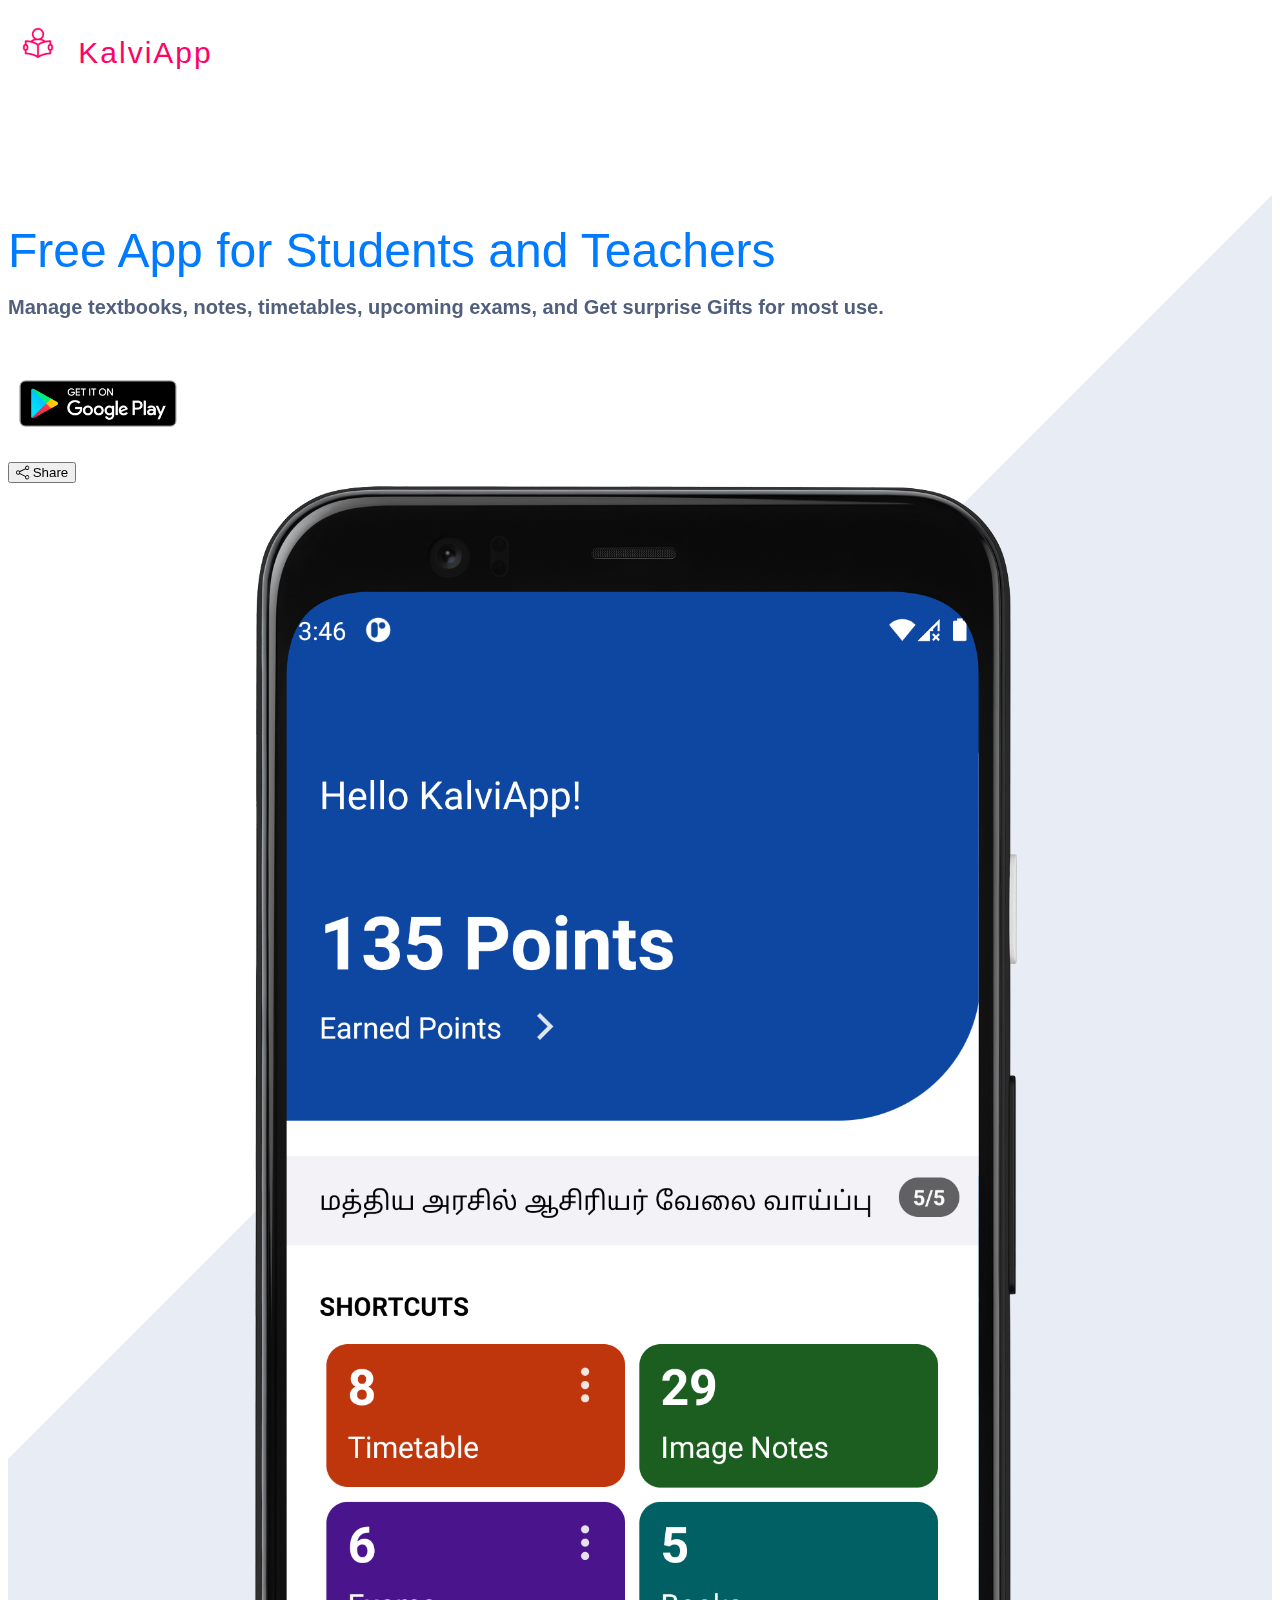
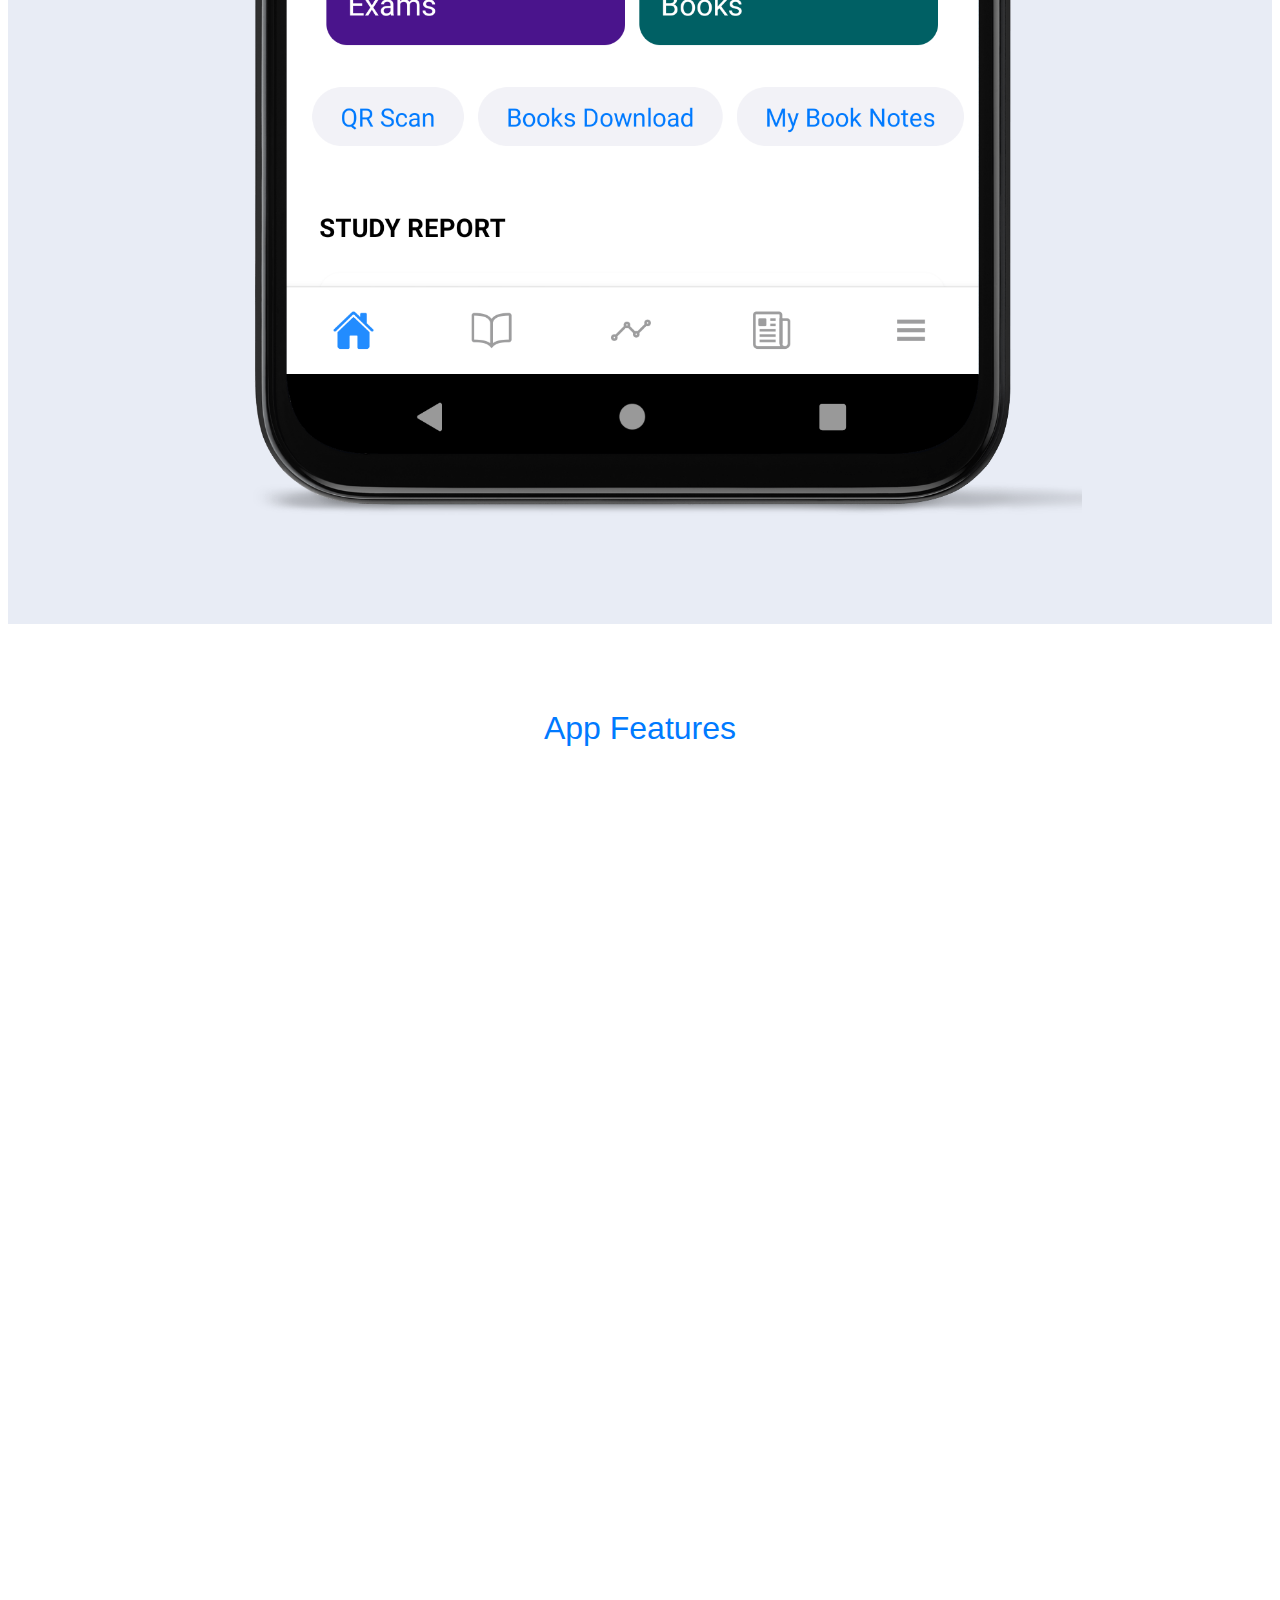
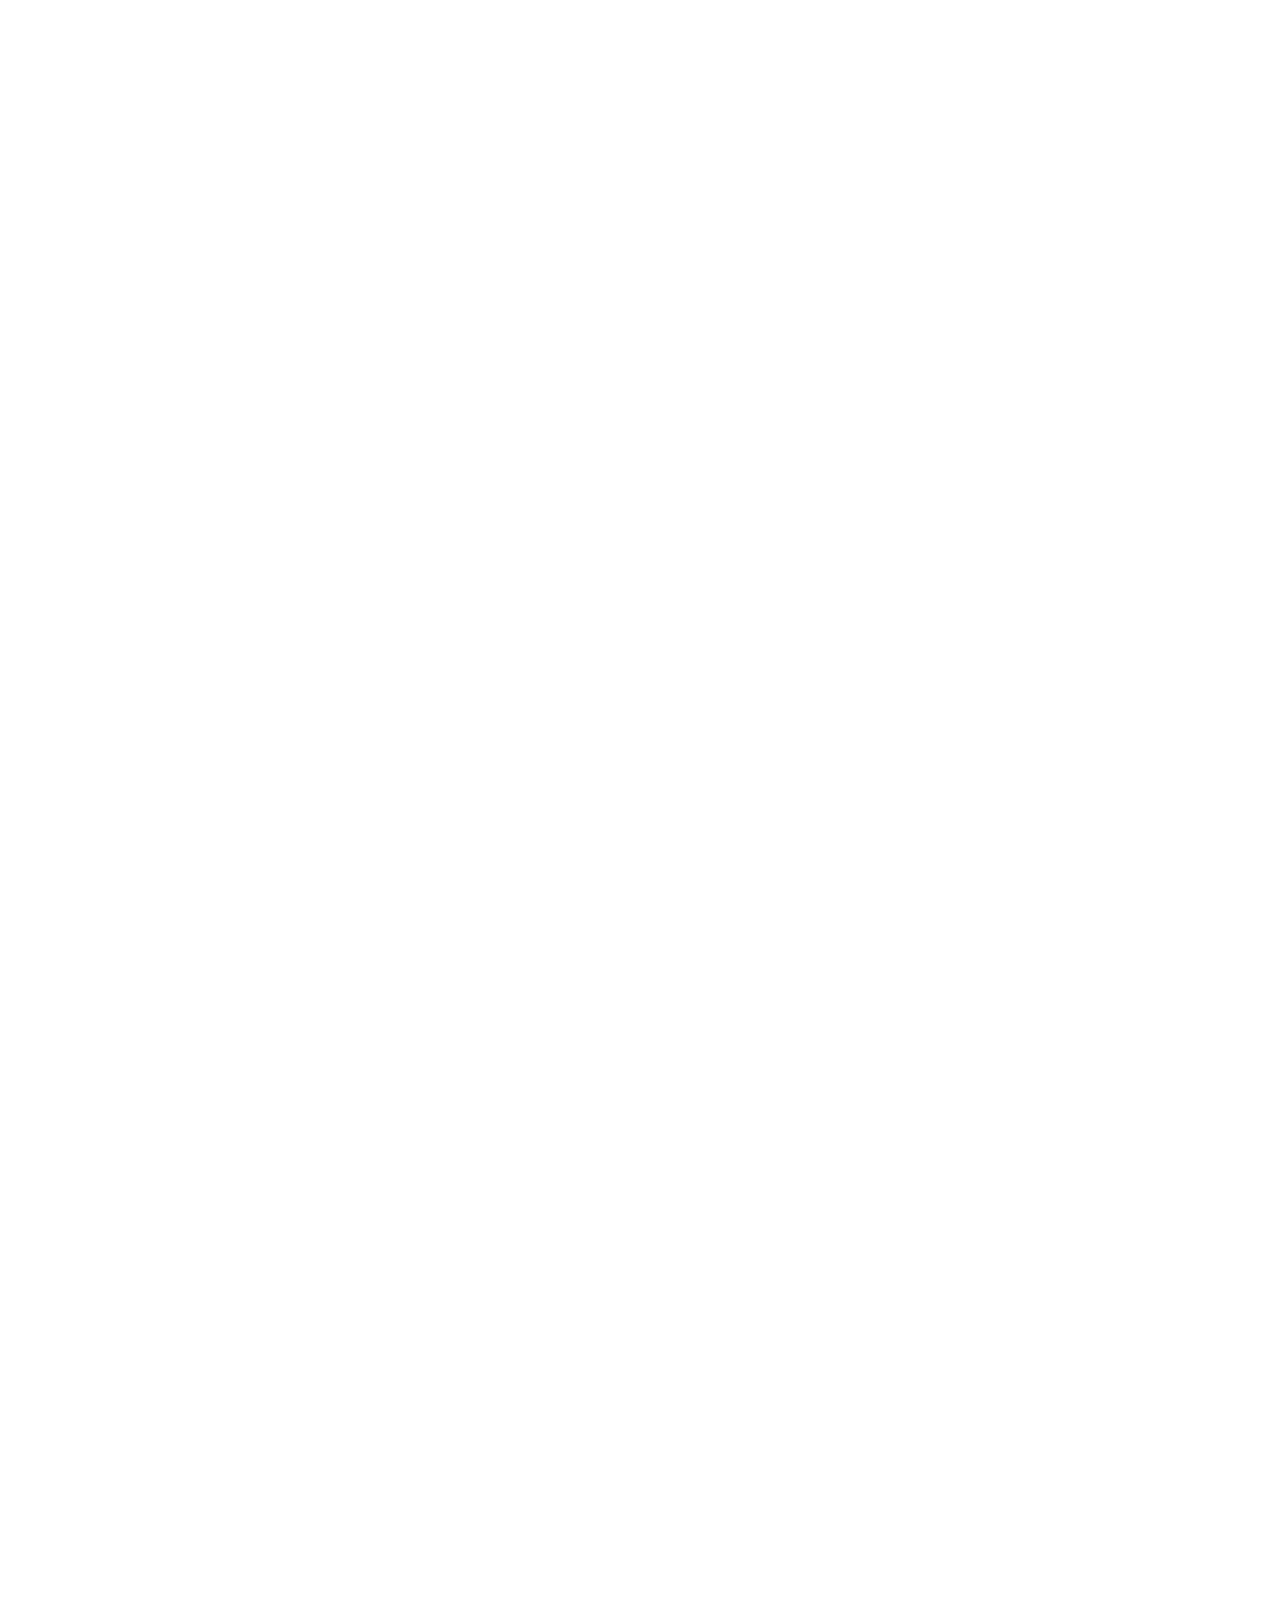
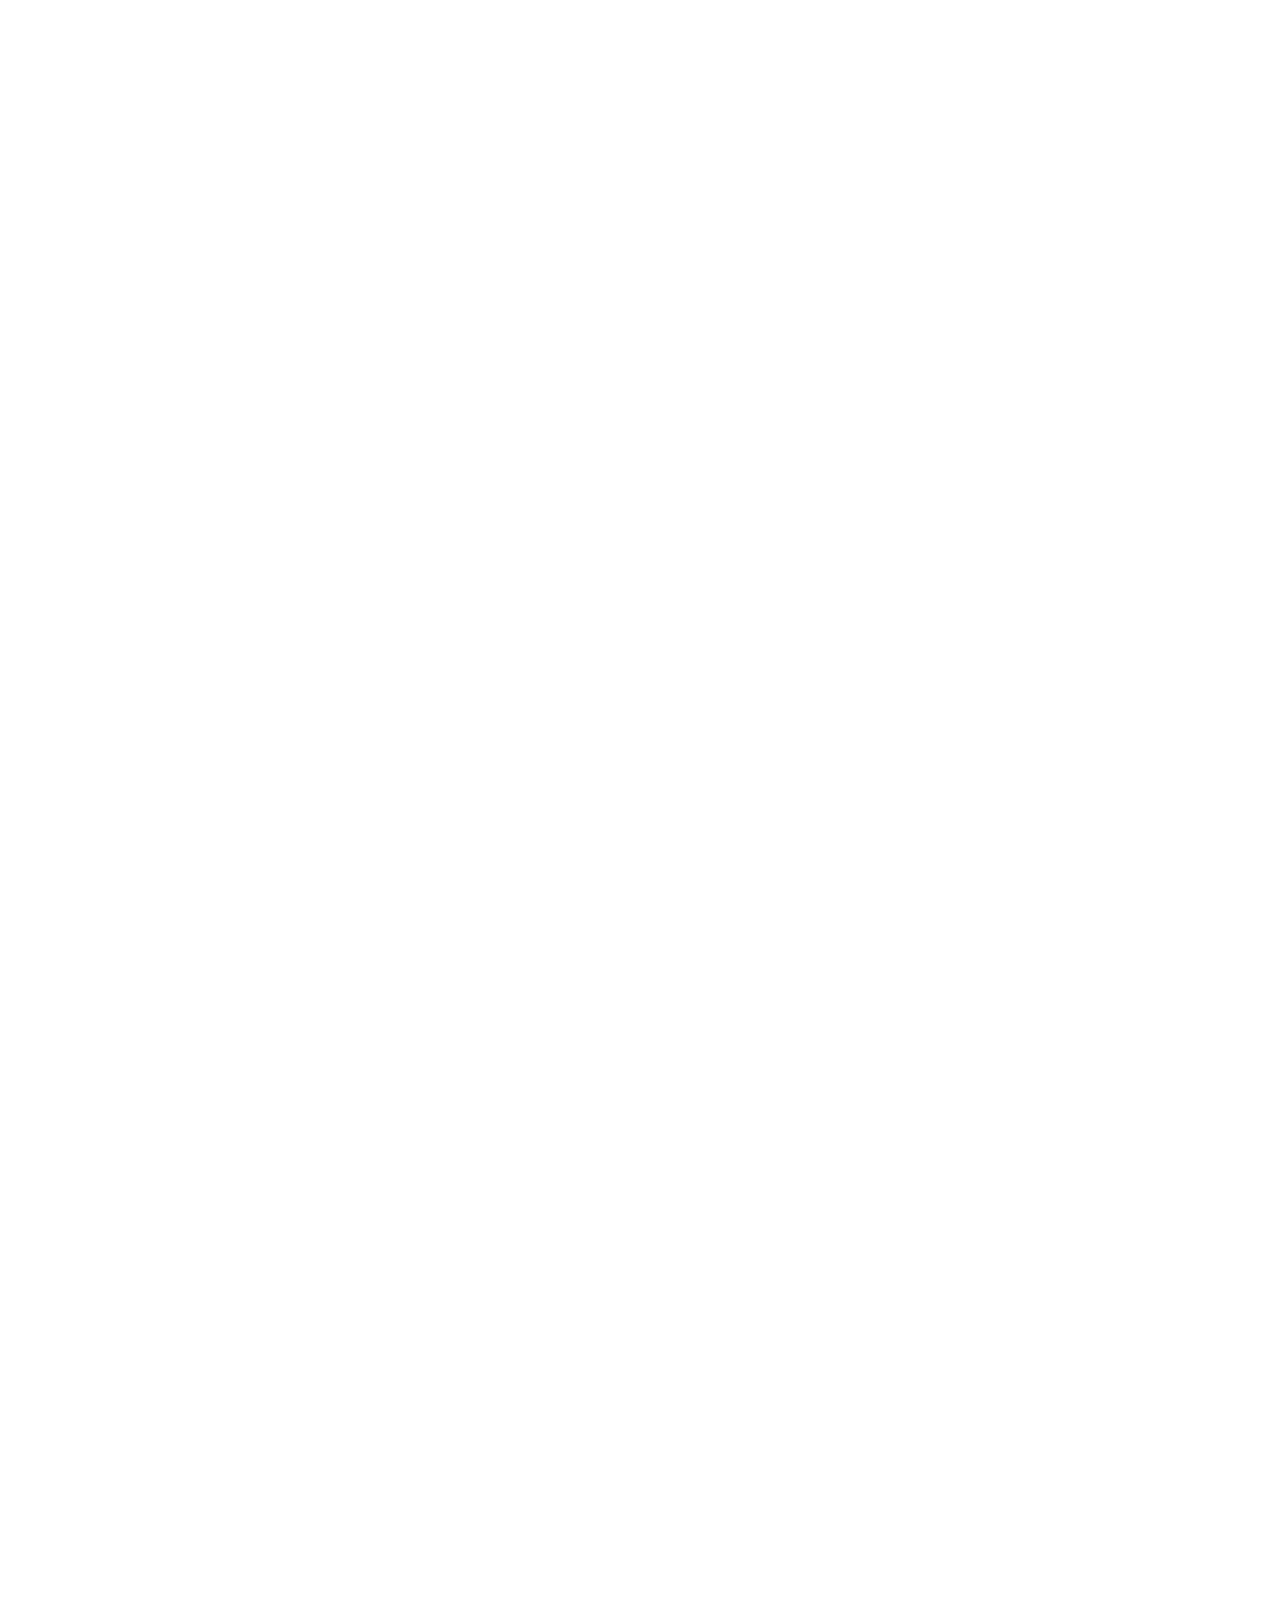
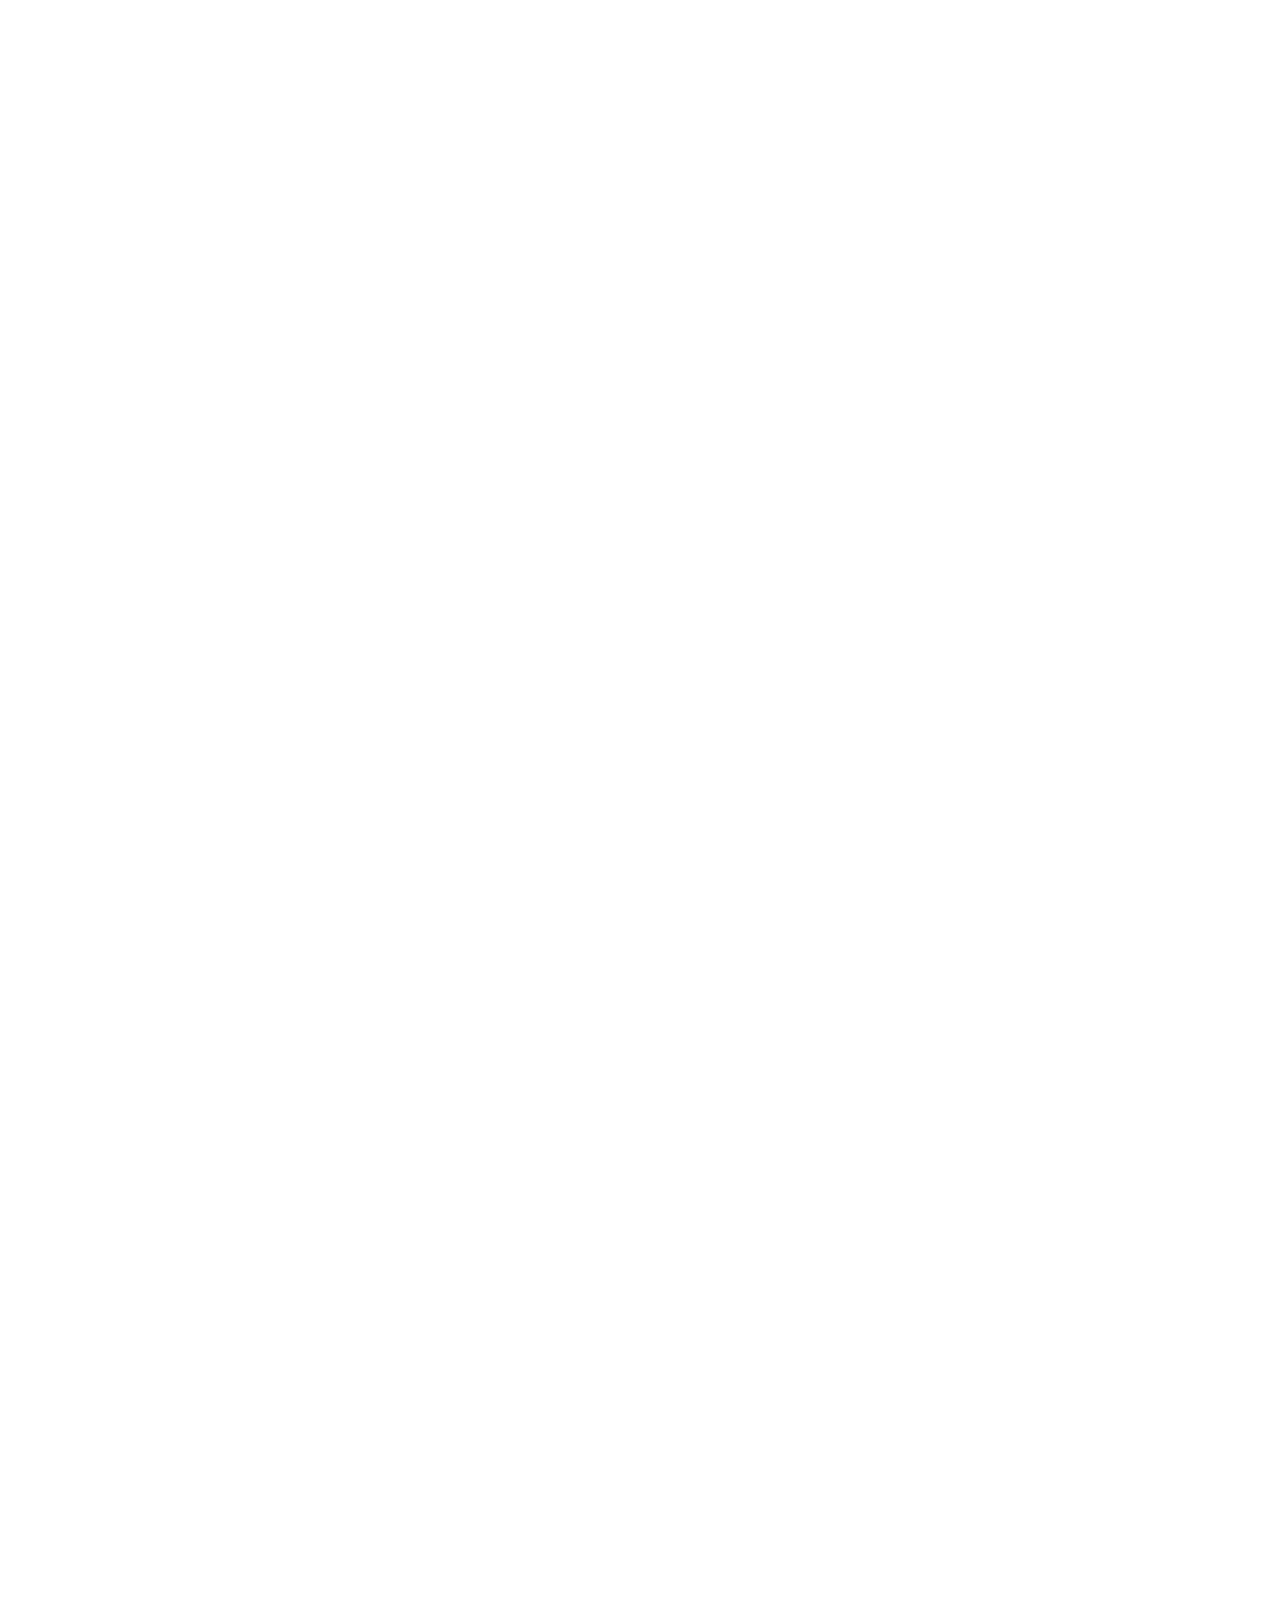
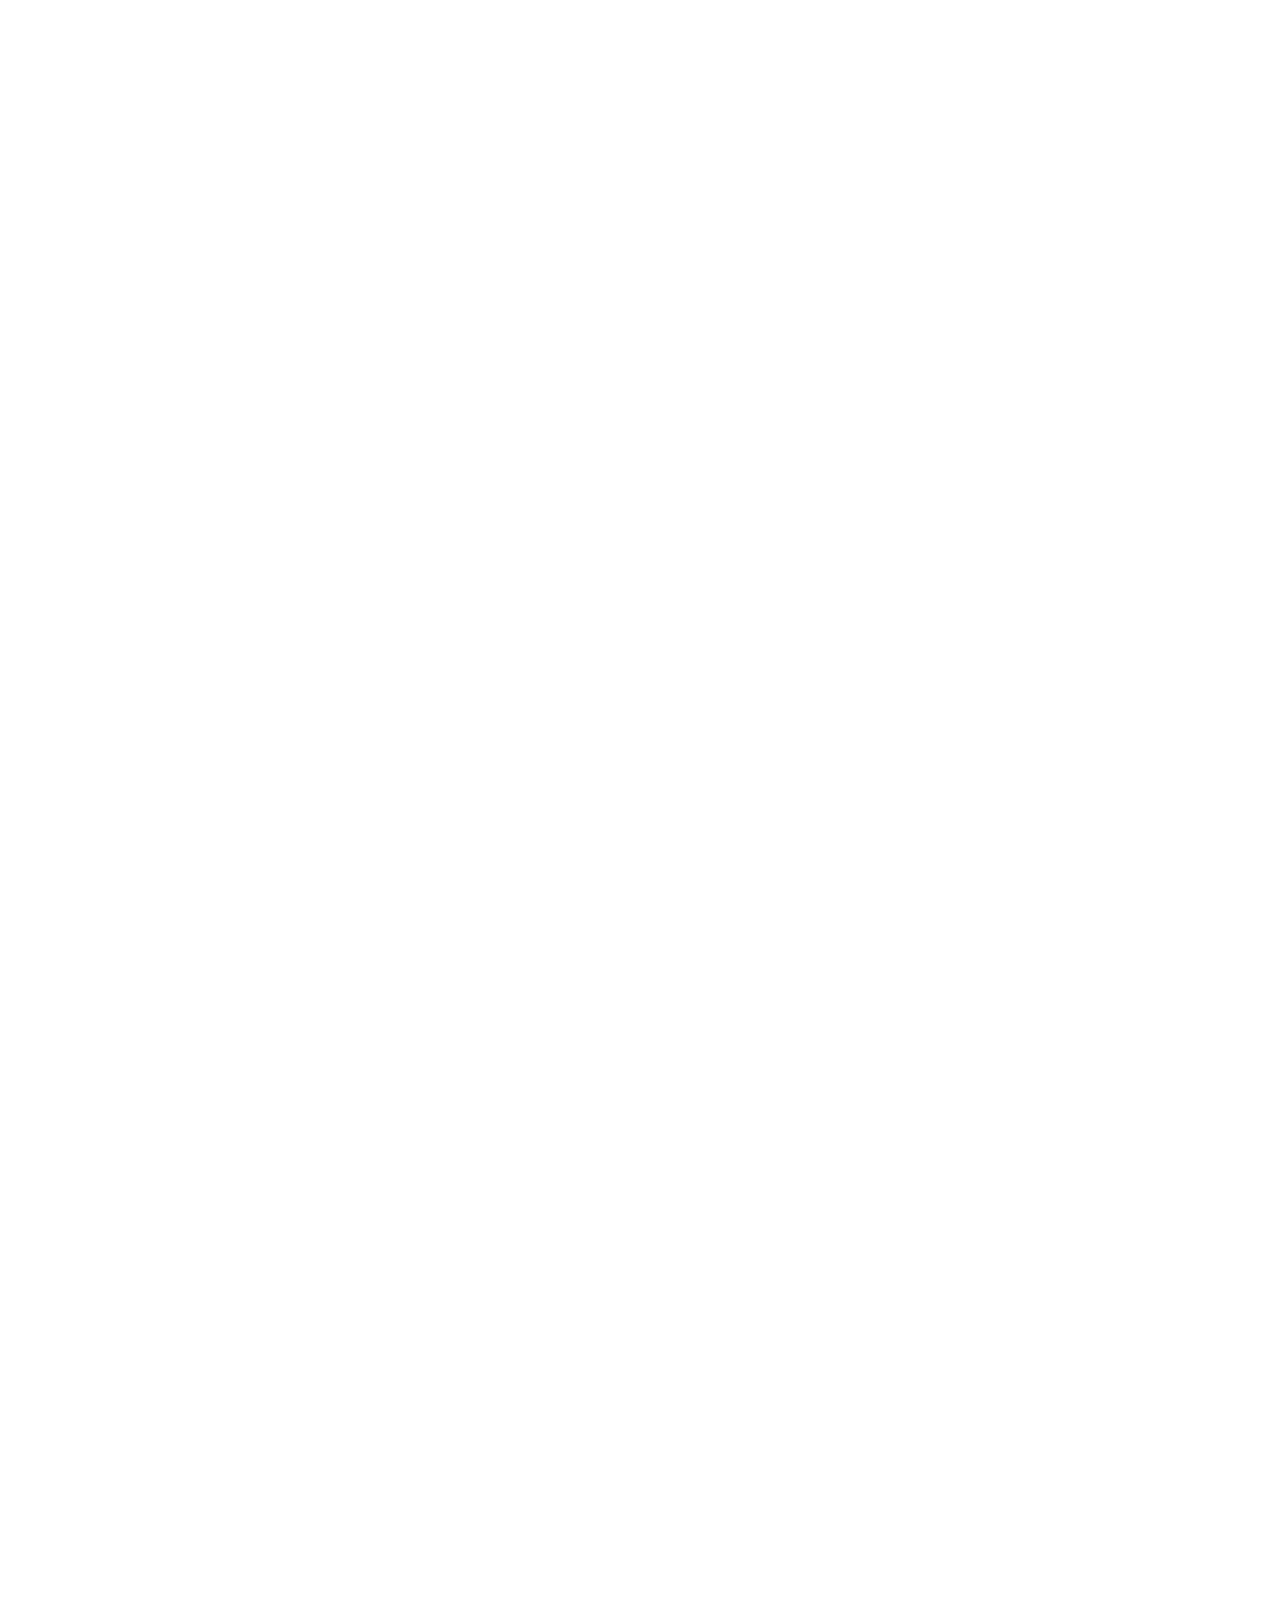
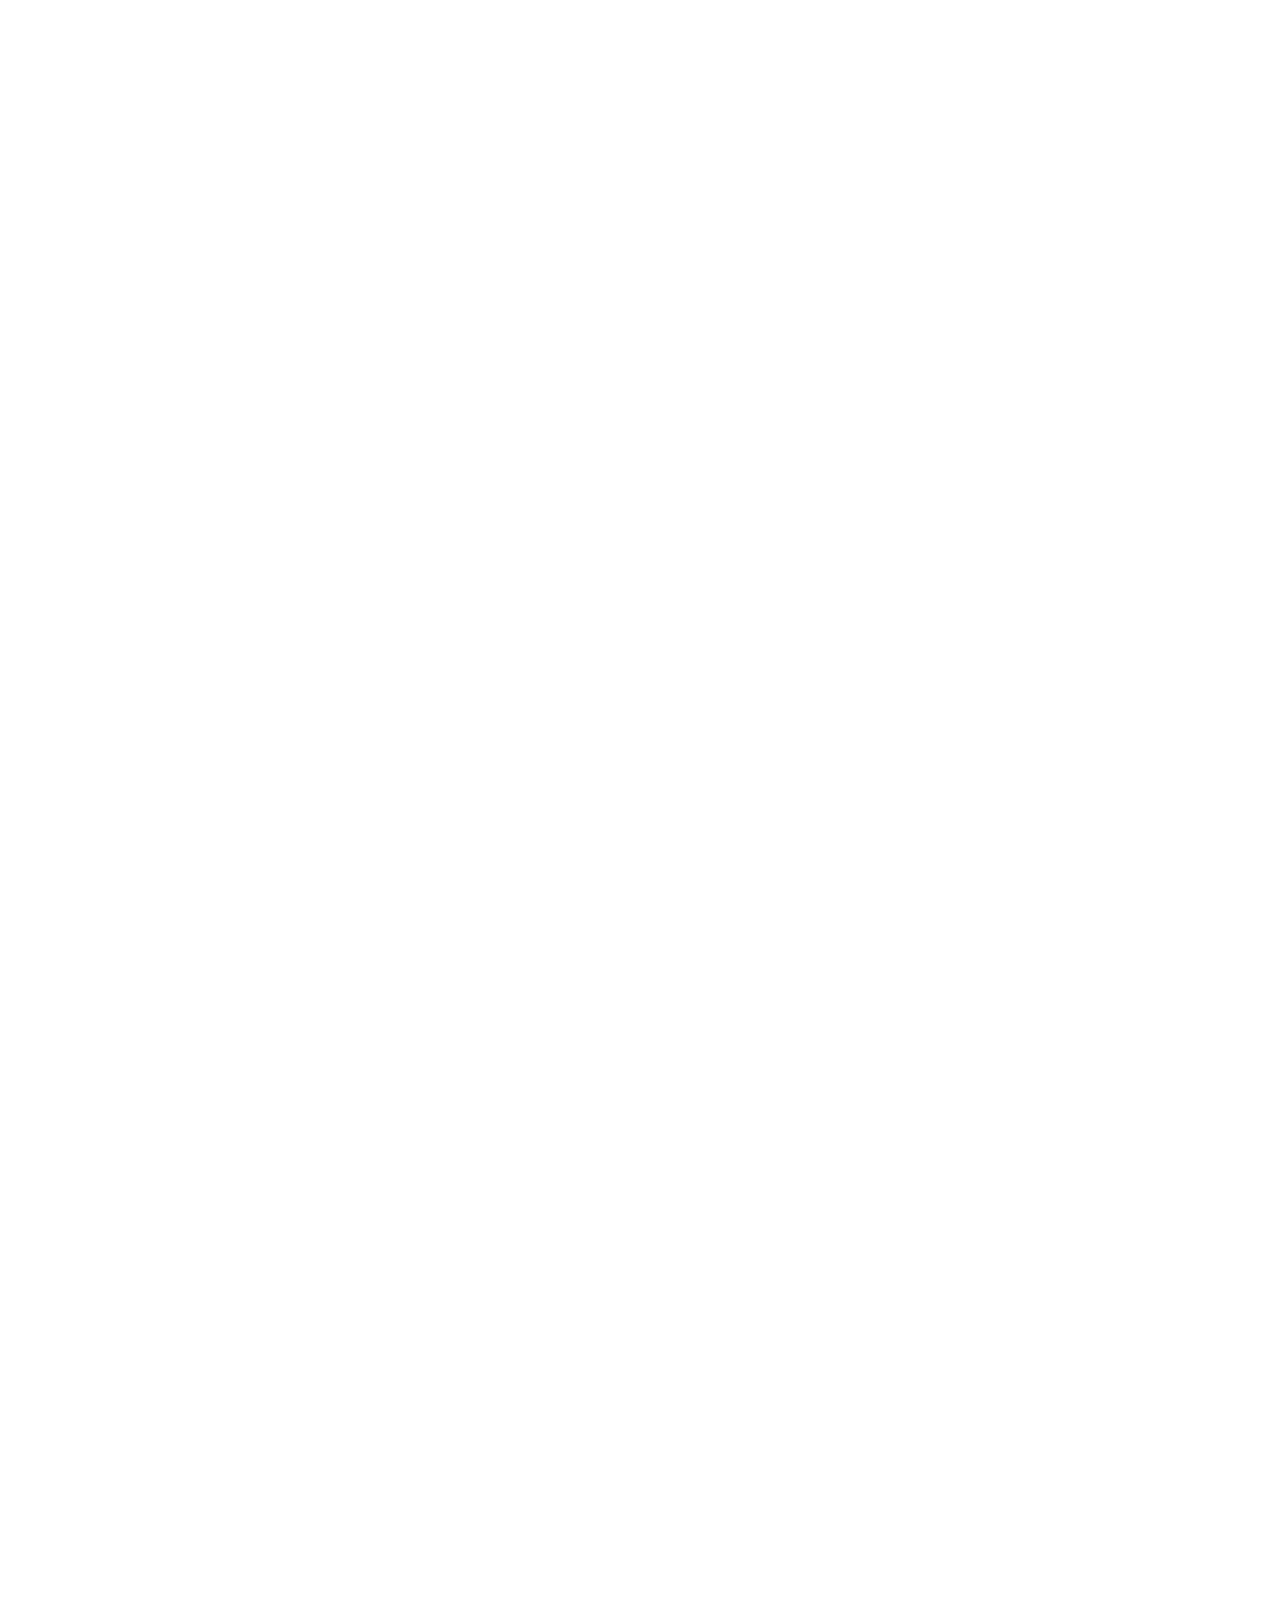
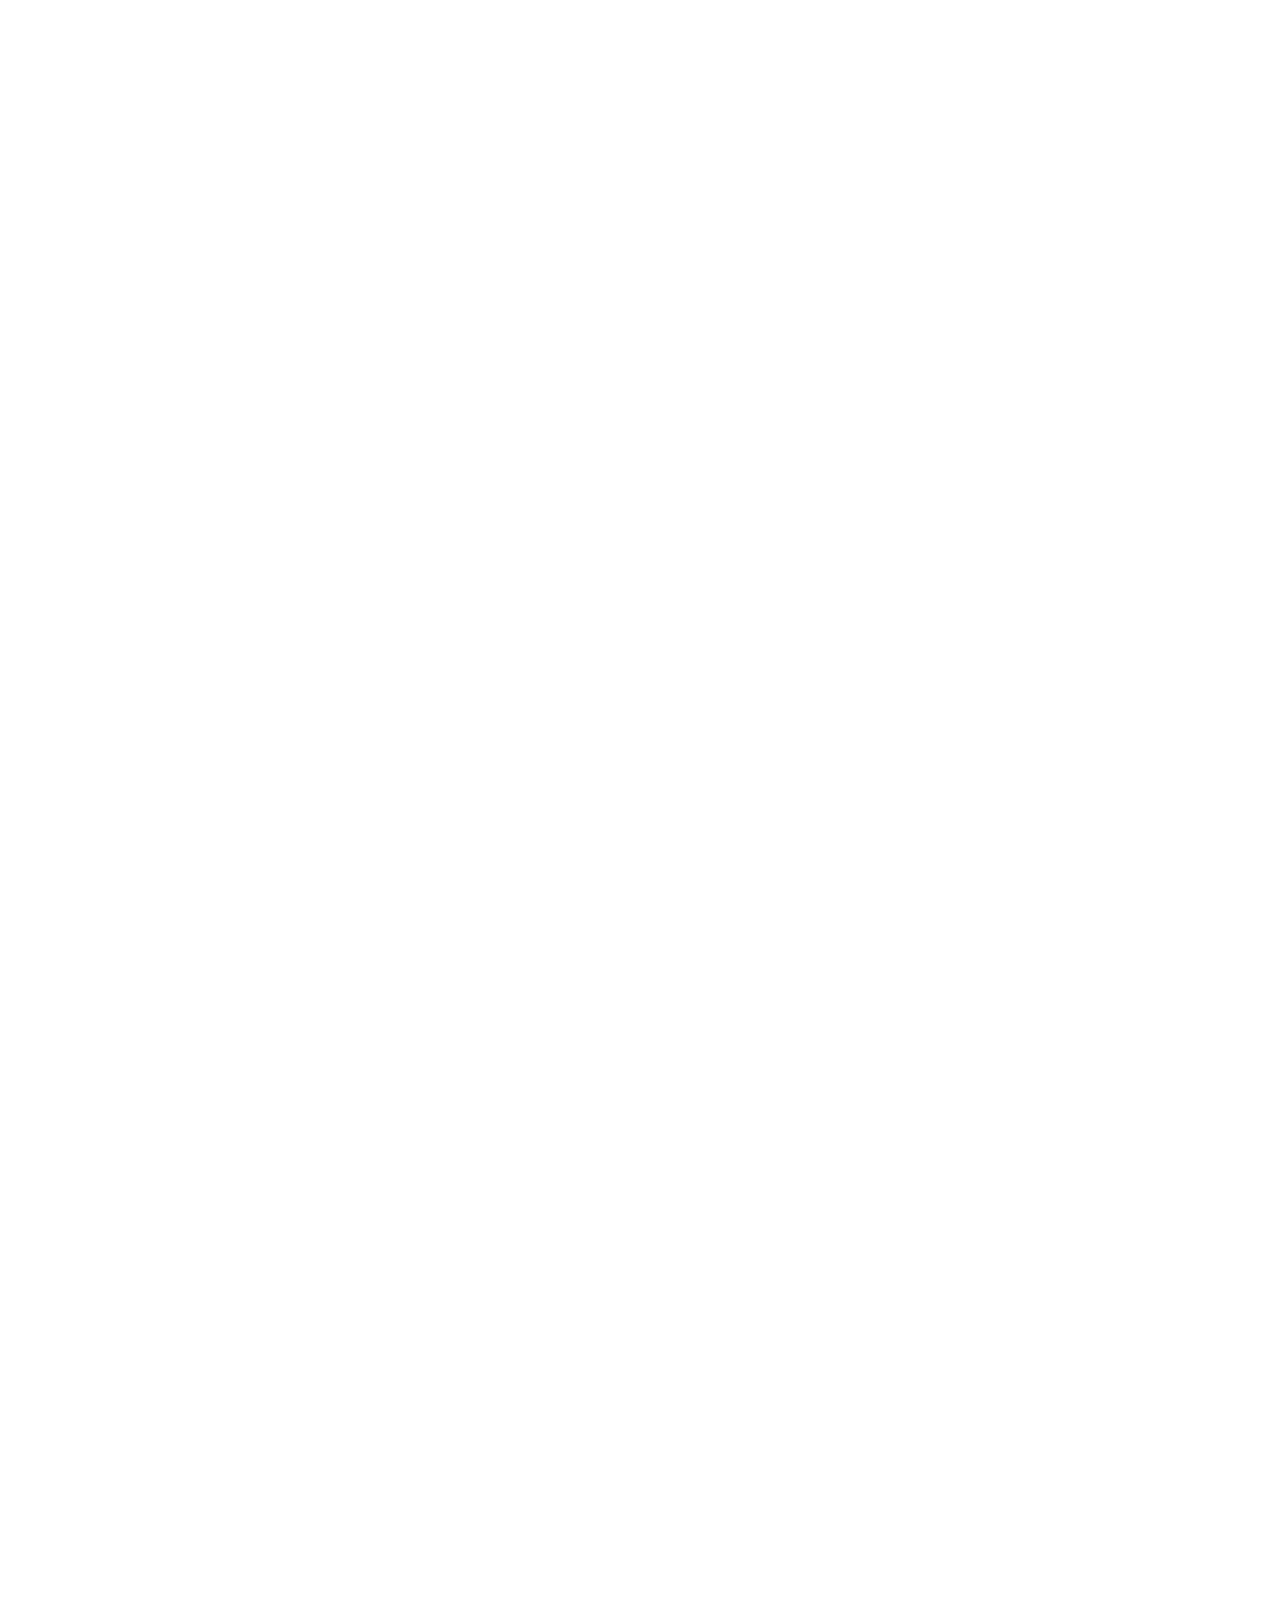
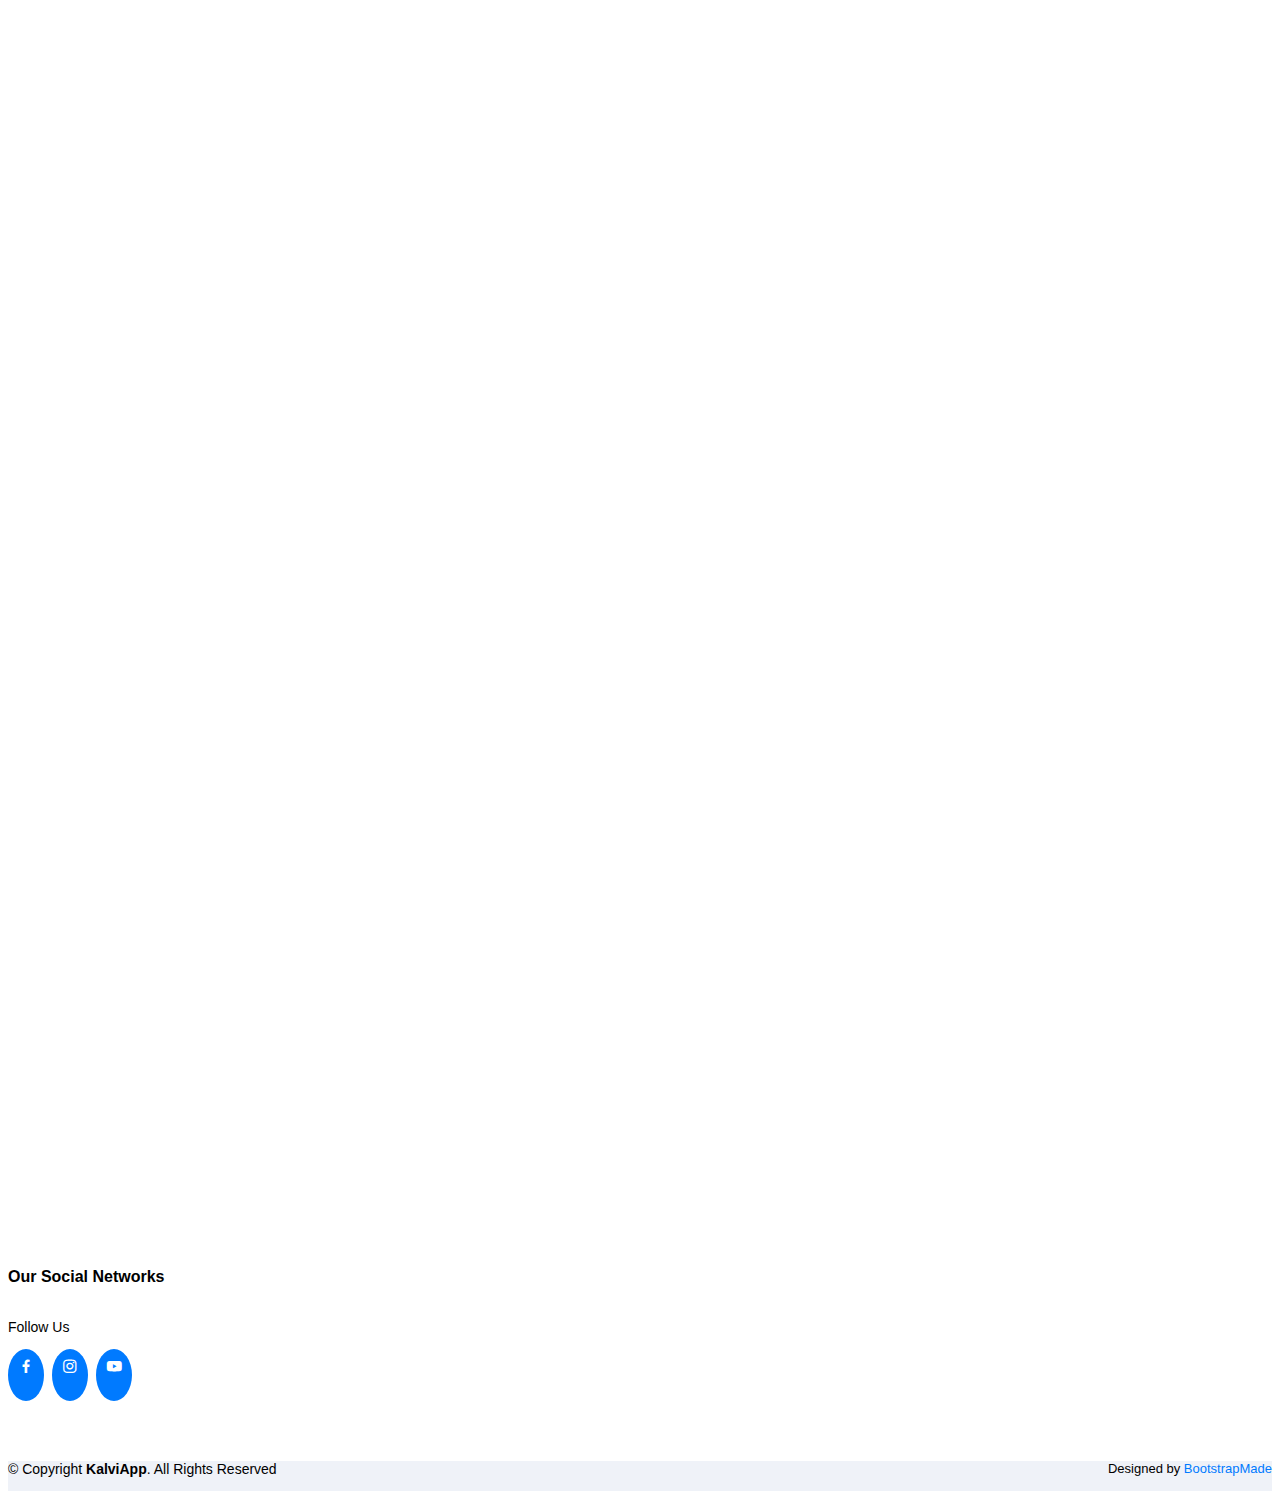
<file: index_OLD.html>
<!DOCTYPE html>
<html lang="en">

<head>
  <!-- Global site tag (gtag.js) - Google Analytics -->
<script async src="https://www.googletagmanager.com/gtag/js?id=UA-100029066-1"></script>
<script>
  window.dataLayer = window.dataLayer || [];
  function gtag(){dataLayer.push(arguments);}
  gtag('js', new Date());

  gtag('config', 'UA-100029066-1');
</script>
  <meta charset="utf-8">
  <meta content="width=device-width, initial-scale=1.0" name="viewport">

  <title>KalviApp.in - Manage textbooks, notes, timetables, upcoming exams, and Get surprise Gifts for most use.</title>

  <script type="application/ld+json">
    {
      "@context": "https://schema.org",
      "@type": "SoftwareApplication",
      "name": "KalviApp",
      "operatingSystem": "ANDROID",
      "applicationCategory": "Education",
      "aggregateRating": {
        "@type": "AggregateRating",
        "ratingValue": "4.2",
        "ratingCount": "954"
      }
    }
    </script>  
  <meta content="" name="description">
  <meta content="" name="keywords">

  <!-- Favicons -->
  <link href="assets/images/180.png" rel="icon">
  <link href="assets/images/180.png" rel="apple-touch-icon">

  <!-- Google Fonts -->
  <!-- <link href="https://fonts.googleapis.com/css?family=Open+Sans:300,300i,400,400i,600,600i,700,700i|Raleway:300,300i,400,400i,500,500i,600,600i,700,700i|Poppins:300,300i,400,400i,500,500i,600,600i,700,700i" rel="stylesheet"> -->

  <!-- Vendor CSS Files -->
  <link href="assets/vendor/aos/aos.css" rel="stylesheet">
  <!-- <link href="assets/vendor/bootstrap/css/bootstrap.min.css" rel="stylesheet"> -->
  <link href="https://cdn.jsdelivr.net/npm/bootstrap@5.1.3/dist/css/bootstrap.min.css" rel="stylesheet" integrity="sha384-1BmE4kWBq78iYhFldvKuhfTAU6auU8tT94WrHftjDbrCEXSU1oBoqyl2QvZ6jIW3" crossorigin="anonymous">
  <link href="assets/vendor/bootstrap-icons/bootstrap-icons.css" rel="stylesheet">
  <link href="assets/vendor/boxicons/css/boxicons.min.css" rel="stylesheet">
  <link href="assets/vendor/glightbox/css/glightbox.min.css" rel="stylesheet">
  <link href="assets/vendor/swiper/swiper-bundle.min.css" rel="stylesheet">

  <!-- Template Main CSS File -->
  <link href="assets/css/style.css" rel="stylesheet">

  <!-- =======================================================
  * Template Name: Appland - v4.6.0
  * Template URL: https://bootstrapmade.com/free-bootstrap-app-landing-page-template/
  * Author: BootstrapMade.com
  * License: https://bootstrapmade.com/license/
  ======================================================== -->
</head>

<body>

  <!-- ======= Header ======= -->
  <header id="header" class="fixed-top  header-transparent ">
    <div class="container d-flex align-items-center justify-content-between">

      <div class="logo">
        <h1><a href="index.html">
          <img src="assets/images/180.png" alt="" class="img-fluid">
          KalviApp</a></h1>
        <!-- Uncomment below if you prefer to use an image logo -->
        <!-- <a href="index.html"><img src="assets/img/logo.png" alt="" class="img-fluid"></a>-->
      </div>

      <!-- <nav id="navbar" class="navbar">
        <ul>
          <li><a class="nav-link scrollto active" href="#hero">Home</a></li>
          <li><a class="nav-link scrollto" href="#features">App Features</a></li>
          <li><a class="nav-link scrollto" href="#gallery">Gallery</a></li>
          <li><a class="nav-link scrollto" href="#pricing">Pricing</a></li>
          <li><a class="nav-link scrollto" href="#faq">F.A.Q</a></li>
          <li class="dropdown"><a href="#"><span>Drop Down</span> <i class="bi bi-chevron-down"></i></a>
            <ul>
              <li><a href="#">Drop Down 1</a></li>
              <li class="dropdown"><a href="#"><span>Deep Drop Down</span> <i class="bi bi-chevron-right"></i></a>
                <ul>
                  <li><a href="#">Deep Drop Down 1</a></li>
                  <li><a href="#">Deep Drop Down 2</a></li>
                  <li><a href="#">Deep Drop Down 3</a></li>
                  <li><a href="#">Deep Drop Down 4</a></li>
                  <li><a href="#">Deep Drop Down 5</a></li>
                </ul>
              </li>
              <li><a href="#">Drop Down 2</a></li>
              <li><a href="#">Drop Down 3</a></li>
              <li><a href="#">Drop Down 4</a></li>
            </ul>
          </li>
          <li><a class="nav-link scrollto" href="#contact">Contact</a></li>
          <li><a class="getstarted scrollto" href="#features">Get Started</a></li>
        </ul>
        <i class="bi bi-list mobile-nav-toggle"></i>
      </nav> -->
      <!-- .navbar -->

    </div>
  </header><!-- End Header -->

  <!-- ======= Hero Section ======= -->
  <section id="hero" class="d-flex align-items-center">

    <div class="container">
      <div class="row">
        <div class="col-lg-6 d-lg-flex flex-lg-column justify-content-center align-items-stretch pt-5 pt-lg-0 order-2 order-lg-1" data-aos="fade-up">
          <div>
            <h1>Free App for Students and Teachers</h1>
            <h2>Manage textbooks, notes, timetables, upcoming exams, and Get surprise Gifts for most use.</h2>
            <a href='https://play.google.com/store/apps/details?id=org.saravanakumar.mytextbookslite&utm_campaign=kalviapp-site-hero&pcampaignid=pcampaignidMKT-Other-global-all-co-prtnr-py-PartBadge-Mar2515-1' target="_blank">
              <img alt='Get it on Google Play' width="180" 
              src='assets/img/google-play-badge.png'
              alt='https://play.google.com/store/apps/details?id=org.saravanakumar.mytextbookslite'/>
            </a>
            <div style="margin-top: 20px" onclick="shareApp()">
              <button type="button" class="btn btn-primary"><i class="bi bi-share"></i>  Share</button>
            </div>
          </div>
        </div>
        <div class="col-lg-6 d-lg-flex flex-lg-column align-items-stretch order-1 order-lg-2 hero-img" data-aos="fade-up">
          <img src="assets/screens/home.png" class="img-fluid" 
          alt="Manage textbooks, notes, timetables, upcoming exams">
        </div>
      </div>
    </div>

  </section><!-- End Hero -->

  <main id="main">

    <!-- ======= App Features Section ======= -->
    <section id="features" class="features">
      <div class="container">

        <div class="section-title">
          <h2>App Features</h2>          
        </div>

        <div class="row no-gutters">
          <div class="col-xl-7 d-flex align-items-stretch order-2 order-lg-1">
            <div class="content d-flex flex-column justify-content-center">
              <div class="row">
                <div class="col-md-6 icon-box" data-aos="fade-up">
                  <i class="bx bx-download"></i>
                  <h4>Download Textbooks</h4>
                  <p>2017, 2018, 2019, 2021 year Textbooks are available to download.</p>
                </div>
                <div class="col-md-6 icon-box" data-aos="fade-up" data-aos-delay="100">
                  <i class="bx bx-book-reader"></i>
                  <h4>Easy to read</h4>
                  <p>Easy to read in both horizontal and vertical PDF direction, and easily can take notes on the page.</p>
                </div>
                <div class="col-md-6 icon-box" data-aos="fade-up" data-aos-delay="200">
                  <i class="bx bx-brain"></i>
                  <h4>Open book from last reading page</h4>
                  <p>Next time when you open the book you can continue from when you left.</p>
                </div>
                <div class="col-md-6 icon-box" data-aos="fade-up" data-aos-delay="300">
                  <i class="bx bx-qr"></i>
                  <h4>QR Scanner</h4>
                  <p>Inbuilt QR scanner to play with videos and Animations.</p>
                </div>
              </div>
            </div>
          </div>
          <div class="image col-xl-5 d-flex align-items-stretch justify-content-center order-1 order-lg-2" data-aos="fade-left" data-aos-delay="100">
            <img src="assets/screens/books_list.png" class="img-fluid" 
            alt="2017, 2018, 2019, 2021 year Textbooks are available to download">
          </div>
        </div>

      </div>
    </section><!-- End App Features Section -->

    <!-- ======= Details Section ======= -->
    <section id="details" class="details">
      <div class="container">

        <div class="row content">
          <div class="col-md-4" data-aos="fade-right">
            <img src="assets/screens/timetable.png" class="img-fluid" alt="Manage Class Timetable">
          </div>
          <div class="col-md-8 pt-4" data-aos="fade-up">
            <h3>Manage Class Timetable</h3>
            <ul>
              <li><i class="bi bi-check"></i> Customized color for each subject.</li>
              <li><i class="bi bi-check"></i> Multiple timetable views and Summary view.</li>
              <li><i class="bi bi-check"></i> Directly can share time table screen with your friends.</li>
            </ul>
          </div>
        </div>

        <div class="row content">
          <div class="col-md-4 order-1 order-md-2" data-aos="fade-left">
            <img src="assets/screens/exam_countdown.png" class="img-fluid" alt="Countdown for upcoming exams">
          </div>
          <div class="col-md-8 pt-5 order-2 order-md-1" data-aos="fade-up">
            <h3>
              Can't forget upcoming exams
              </h3>
            <ul>
              <li><i class="bi bi-check"></i> Record all upcoming exams and you can manage them easily.</li>
              <li><i class="bi bi-check"></i> Directly can share exam countdown screen with your friends.</li>
            </ul>
          </div>
        </div>

        
      </div>
    </section><!-- End Details Section -->

    <!-- ======= Gallery Section ======= -->
    <section id="gallery" class="gallery">
      <div class="container" data-aos="fade-up">

        <div class="section-title">
          <h2>Gallery</h2>
        </div>

      </div>

      <div class="container-fluid" data-aos="fade-up">
        <div class="gallery-slider swiper">
          <div class="swiper-wrapper">
            <div class="swiper-slide">
              <a href="assets/screens/home.png" class="gallery-lightbox" data-gall="gallery-carousel">
                <img src="assets/screens/home.png" class="img-fluid" alt="kalviapp-books, class timetable, exam countdown, manage class notes">
              </a>
            </div>
            <div class="swiper-slide">
              <a href="assets/screens/timetable_schedule.png" class="gallery-lightbox" data-gall="gallery-carousel">
                <img src="assets/screens/timetable_schedule.png" class="img-fluid" alt="class timetable schedule">
              </a>
            </div>            
            <div class="swiper-slide">
              <a href="assets/screens/timetable_add.png" class="gallery-lightbox" data-gall="gallery-carousel">
                <img src="assets/screens/timetable_add.png" class="img-fluid" alt="create class timetable schedule">
              </a>
            </div>
            <div class="swiper-slide">
              <a href="assets/screens/timetable_colors.png" class="gallery-lightbox" data-gall="gallery-carousel">
                <img src="assets/screens/timetable_colors.png" class="img-fluid" alt="class timetable schedule with multiple colors">
              </a>
            </div>
            <div class="swiper-slide">
              <a href="assets/screens/timetable_edit.png" class="gallery-lightbox" data-gall="gallery-carousel">
                <img src="assets/screens/timetable_edit.png" class="img-fluid" alt="edit class timetable schedule">
              </a>
            </div>
            <div class="swiper-slide">
              <a href="assets/screens/timetable_list_view.png" class="gallery-lightbox" data-gall="gallery-carousel">
                <img src="assets/screens/timetable_list_view.png" class="img-fluid" alt="view class timetable schedule">
              </a>
            </div>
            <div class="swiper-slide">
              <a href="assets/screens/timetable_schedule_manage.png" class="gallery-lightbox" data-gall="gallery-carousel">
                <img src="assets/screens/timetable_schedule_manage.png" class="img-fluid" alt="manage class timetable schedule">
              </a>
            </div>
            <div class="swiper-slide">
              <a href="assets/screens/download_textbooks.png" class="gallery-lightbox" data-gall="gallery-carousel">
                <img src="assets/screens/download_textbooks.png" class="img-fluid" alt="download school textbooks">
              </a>
            </div>
            <div class="swiper-slide">
              <a href="assets/screens/school_textbooks_download.png" class="gallery-lightbox" data-gall="gallery-carousel">
                <img src="assets/screens/school_textbooks_download.png" class="img-fluid" alt="download 2021 and all years school textbooks">
              </a>
            </div>
            <div class="swiper-slide">
              <a href="assets/screens/school_textbooks_download_progress.png" class="gallery-lightbox" data-gall="gallery-carousel">
                <img src="assets/screens/school_textbooks_download_progress.png" class="img-fluid" alt="download school textbooks">
              </a>
            </div>
            <div class="swiper-slide">
              <a href="assets/screens/school_textbook_reading.png" class="gallery-lightbox" data-gall="gallery-carousel">
                <img src="assets/screens/school_textbook_reading.png" class="img-fluid" alt="download school textbook reading">
              </a>
            </div>
            <div class="swiper-slide">
              <a href="assets/screens/add_exam_countdown.png" class="gallery-lightbox" data-gall="gallery-carousel">
                <img src="assets/screens/add_exam_countdown.png" class="img-fluid" alt="add exam countdown">
              </a>
            </div>
            <div class="swiper-slide">
              <a href="assets/screens/exam_countdown.png" class="gallery-lightbox" data-gall="gallery-carousel">
                <img src="assets/screens/exam_countdown.png" class="img-fluid" alt="school test exam countdown">
              </a>
            </div>
            <div class="swiper-slide">
              <a href="assets/screens/exam_countdown_list.png" class="gallery-lightbox" data-gall="gallery-carousel">
                <img src="assets/screens/exam_countdown_list.png" class="img-fluid" alt="exam countdown list">
              </a>
            </div>
            <div class="swiper-slide">
              <a href="assets/screens/tnpsc_exam_countdown.png" class="gallery-lightbox" data-gall="gallery-carousel">
                <img src="assets/screens/tnpsc_exam_countdown.png" class="img-fluid" alt="start tnpsc exam countdown">
              </a>
            </div>
            <div class="swiper-slide">
              <a href="assets/screens/exam_countdown_form.png" class="gallery-lightbox" data-gall="gallery-carousel">
                <img src="assets/screens/exam_countdown_form.png" class="img-fluid" alt="exam countdown form">
              </a>
            </div>
            <div class="swiper-slide">
              <a href="assets/screens/education_news_list.png" class="gallery-lightbox" data-gall="gallery-carousel">
                <img src="assets/screens/education_news_list.png" class="img-fluid" alt="education news list">
              </a>
            </div>
            <div class="swiper-slide">
              <a href="assets/screens/education_news_view.png" class="gallery-lightbox" data-gall="gallery-carousel">
                <img src="assets/screens/education_news_view.png" class="img-fluid" alt="education news">
              </a>
            </div>
            <div class="swiper-slide">
              <a href="assets/screens/study_progress_tracking_monthly.png" class="gallery-lightbox" data-gall="gallery-carousel">
                <img src="assets/screens/study_progress_tracking_monthly.png" class="img-fluid" alt="track monthly study progress">
              </a>
            </div>
            <div class="swiper-slide">
              <a href="assets/screens/study_progress_tracking_weekly1.png" class="gallery-lightbox" data-gall="gallery-carousel">
                <img src="assets/screens/study_progress_tracking_weekly1.png" class="img-fluid" alt="weekly study progress report">
              </a>
            </div>
            <div class="swiper-slide">
              <a href="assets/screens/study_progress_tracking_weekly2.png" class="gallery-lightbox" data-gall="gallery-carousel">
                <img src="assets/screens/study_progress_tracking_weekly2.png" class="img-fluid" alt="weekly study progress report">
              </a>
            </div>
            <div class="swiper-slide">
              <a href="assets/screens/study_progress_tracking_weekly3.png" class="gallery-lightbox" data-gall="gallery-carousel">
                <img src="assets/screens/study_progress_tracking_weekly3.png" class="img-fluid" alt="weekly study progress report">
              </a>
            </div>
            <div class="swiper-slide">
              <a href="assets/screens/study_progress_tracking_weekly4.png" class="gallery-lightbox" data-gall="gallery-carousel">
                <img src="assets/screens/study_progress_tracking_weekly4.png" class="img-fluid" alt="weekly study progress report">
              </a>
            </div>
          </div>
          <div class="swiper-pagination"></div>
        </div>

      </div>
    </section><!-- End Gallery Section -->

    

  </main><!-- End #main -->

  <!-- ======= Footer ======= -->
  <footer id="footer">

    <div class="footer-top">
      <div class="container">
        <div class="row">

          <div class="col-lg-3 col-md-6 footer-links">
            <h4>Our Social Networks</h4>
            <p>Follow Us</p>
            <div class="social-links mt-3">
              <!-- <a href="#" class="twitter"><i class="bx bxl-twitter"></i></a> -->
              <a href="https://www.facebook.com/KalviApp/" target="_blank" class="facebook"><i class="bx bxl-facebook"></i></a>
              <a href="https://www.instagram.com/kalviapp/" target="_blank" class="instagram"><i class="bx bxl-instagram"></i></a>
              <a href="https://www.youtube.com/channel/UCazIePausFbYeIOOubonNHA" target="_blank" class="instagram"><i class="bx bxl-youtube"></i></a>
            </div>
          </div>

        </div>
      </div>
    </div>

    <div class="container py-4">
      <div class="copyright">
        &copy; Copyright <strong><span>KalviApp</span></strong>. All Rights Reserved
      </div>
      <div class="credits">
        <!-- All the links in the footer should remain intact. -->
        <!-- You can delete the links only if you purchased the pro version. -->
        <!-- Licensing information: https://bootstrapmade.com/license/ -->
        <!-- Purchase the pro version with working PHP/AJAX contact form: https://bootstrapmade.com/free-bootstrap-app-landing-page-template/ -->
        Designed by <a href="https://bootstrapmade.com/">BootstrapMade</a>
      </div>
    </div>
  </footer><!-- End Footer -->

  <a href="#" class="back-to-top d-flex align-items-center justify-content-center"><i class="bi bi-arrow-up-short"></i></a>

  <!-- Vendor JS Files -->
  <script src="assets/vendor/aos/aos.js"></script>
  <!-- <script src="assets/vendor/bootstrap/js/bootstrap.bundle.min.js"></script> -->
  <script src="https://cdn.jsdelivr.net/npm/bootstrap@5.1.3/dist/js/bootstrap.bundle.min.js" integrity="sha384-ka7Sk0Gln4gmtz2MlQnikT1wXgYsOg+OMhuP+IlRH9sENBO0LRn5q+8nbTov4+1p" crossorigin="anonymous"></script>
  <script src="assets/vendor/glightbox/js/glightbox.min.js"></script>
  <script src="assets/vendor/swiper/swiper-bundle.min.js"></script>

  <!-- Template Main JS File -->
  <script src="assets/js/main.js"></script>

</body>

</html>
</file>
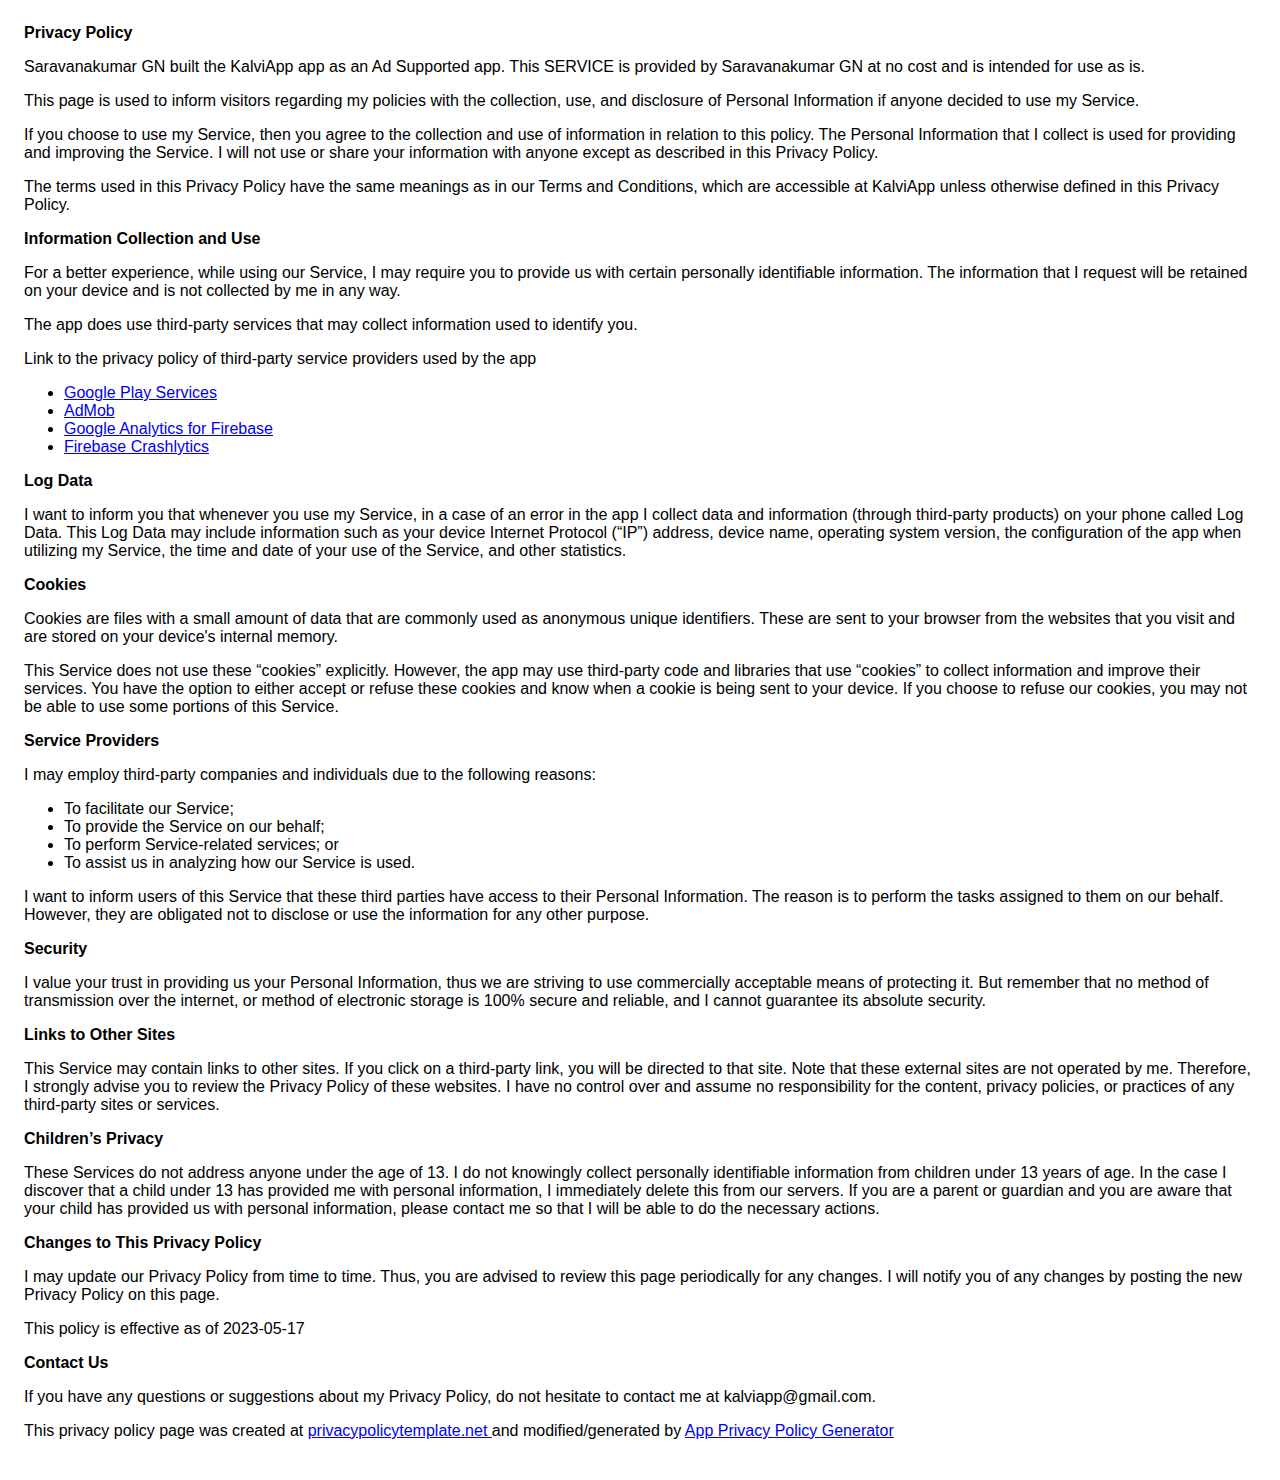
<file: privacy_policy.html>
<!DOCTYPE html>
    <html>
    <head>
      <meta charset='utf-8'>
      <meta name='viewport' content='width=device-width'>
      <title>Privacy Policy</title>
      <style> body { font-family: 'Helvetica Neue', Helvetica, Arial, sans-serif; padding:1em; } </style>
    </head>
    <body>
    <strong>Privacy Policy</strong> <p>
                  Saravanakumar GN built the KalviApp app as
                  an Ad Supported app. This SERVICE is provided by
                  Saravanakumar GN at no cost and is intended for use as
                  is.
                </p> <p>
                  This page is used to inform visitors regarding my
                  policies with the collection, use, and disclosure of Personal
                  Information if anyone decided to use my Service.
                </p> <p>
                  If you choose to use my Service, then you agree to
                  the collection and use of information in relation to this
                  policy. The Personal Information that I collect is
                  used for providing and improving the Service. I will not use or share your information with
                  anyone except as described in this Privacy Policy.
                </p> <p>
                  The terms used in this Privacy Policy have the same meanings
                  as in our Terms and Conditions, which are accessible at
                  KalviApp unless otherwise defined in this Privacy Policy.
                </p> <p><strong>Information Collection and Use</strong></p> <p>
                  For a better experience, while using our Service, I
                  may require you to provide us with certain personally
                  identifiable information. The information that
                  I request will be retained on your device and is not collected by me in any way.
                </p> <div><p>
                    The app does use third-party services that may collect
                    information used to identify you.
                  </p> <p>
                    Link to the privacy policy of third-party service providers used
                    by the app
                  </p> <ul><li><a href="https://www.google.com/policies/privacy/" target="_blank" rel="noopener noreferrer">Google Play Services</a></li><li><a href="https://support.google.com/admob/answer/6128543?hl=en" target="_blank" rel="noopener noreferrer">AdMob</a></li><li><a href="https://firebase.google.com/policies/analytics" target="_blank" rel="noopener noreferrer">Google Analytics for Firebase</a></li><li><a href="https://firebase.google.com/support/privacy/" target="_blank" rel="noopener noreferrer">Firebase Crashlytics</a></li><!----><!----><!----><!----><!----><!----><!----><!----><!----><!----><!----><!----><!----><!----><!----><!----><!----><!----><!----><!----><!----><!----><!----><!----></ul></div> <p><strong>Log Data</strong></p> <p>
                  I want to inform you that whenever you
                  use my Service, in a case of an error in the app
                  I collect data and information (through third-party
                  products) on your phone called Log Data. This Log Data may
                  include information such as your device Internet Protocol
                  (“IP”) address, device name, operating system version, the
                  configuration of the app when utilizing my Service,
                  the time and date of your use of the Service, and other
                  statistics.
                </p> <p><strong>Cookies</strong></p> <p>
                  Cookies are files with a small amount of data that are
                  commonly used as anonymous unique identifiers. These are sent
                  to your browser from the websites that you visit and are
                  stored on your device's internal memory.
                </p> <p>
                  This Service does not use these “cookies” explicitly. However,
                  the app may use third-party code and libraries that use
                  “cookies” to collect information and improve their services.
                  You have the option to either accept or refuse these cookies
                  and know when a cookie is being sent to your device. If you
                  choose to refuse our cookies, you may not be able to use some
                  portions of this Service.
                </p> <p><strong>Service Providers</strong></p> <p>
                  I may employ third-party companies and
                  individuals due to the following reasons:
                </p> <ul><li>To facilitate our Service;</li> <li>To provide the Service on our behalf;</li> <li>To perform Service-related services; or</li> <li>To assist us in analyzing how our Service is used.</li></ul> <p>
                  I want to inform users of this Service
                  that these third parties have access to their Personal
                  Information. The reason is to perform the tasks assigned to
                  them on our behalf. However, they are obligated not to
                  disclose or use the information for any other purpose.
                </p> <p><strong>Security</strong></p> <p>
                  I value your trust in providing us your
                  Personal Information, thus we are striving to use commercially
                  acceptable means of protecting it. But remember that no method
                  of transmission over the internet, or method of electronic
                  storage is 100% secure and reliable, and I cannot
                  guarantee its absolute security.
                </p> <p><strong>Links to Other Sites</strong></p> <p>
                  This Service may contain links to other sites. If you click on
                  a third-party link, you will be directed to that site. Note
                  that these external sites are not operated by me.
                  Therefore, I strongly advise you to review the
                  Privacy Policy of these websites. I have
                  no control over and assume no responsibility for the content,
                  privacy policies, or practices of any third-party sites or
                  services.
                </p> <p><strong>Children’s Privacy</strong></p> <div><p>
                    These Services do not address anyone under the age of 13.
                    I do not knowingly collect personally
                    identifiable information from children under 13 years of age. In the case
                    I discover that a child under 13 has provided
                    me with personal information, I immediately
                    delete this from our servers. If you are a parent or guardian
                    and you are aware that your child has provided us with
                    personal information, please contact me so that
                    I will be able to do the necessary actions.
                  </p></div> <!----> <p><strong>Changes to This Privacy Policy</strong></p> <p>
                  I may update our Privacy Policy from
                  time to time. Thus, you are advised to review this page
                  periodically for any changes. I will
                  notify you of any changes by posting the new Privacy Policy on
                  this page.
                </p> <p>This policy is effective as of 2023-05-17</p> <p><strong>Contact Us</strong></p> <p>
                  If you have any questions or suggestions about my
                  Privacy Policy, do not hesitate to contact me at kalviapp@gmail.com.
                </p> <p>This privacy policy page was created at <a href="https://privacypolicytemplate.net" target="_blank" rel="noopener noreferrer">privacypolicytemplate.net </a>and modified/generated by <a href="https://app-privacy-policy-generator.nisrulz.com/" target="_blank" rel="noopener noreferrer">App Privacy Policy Generator</a></p>
    </body>
    </html>
</file>
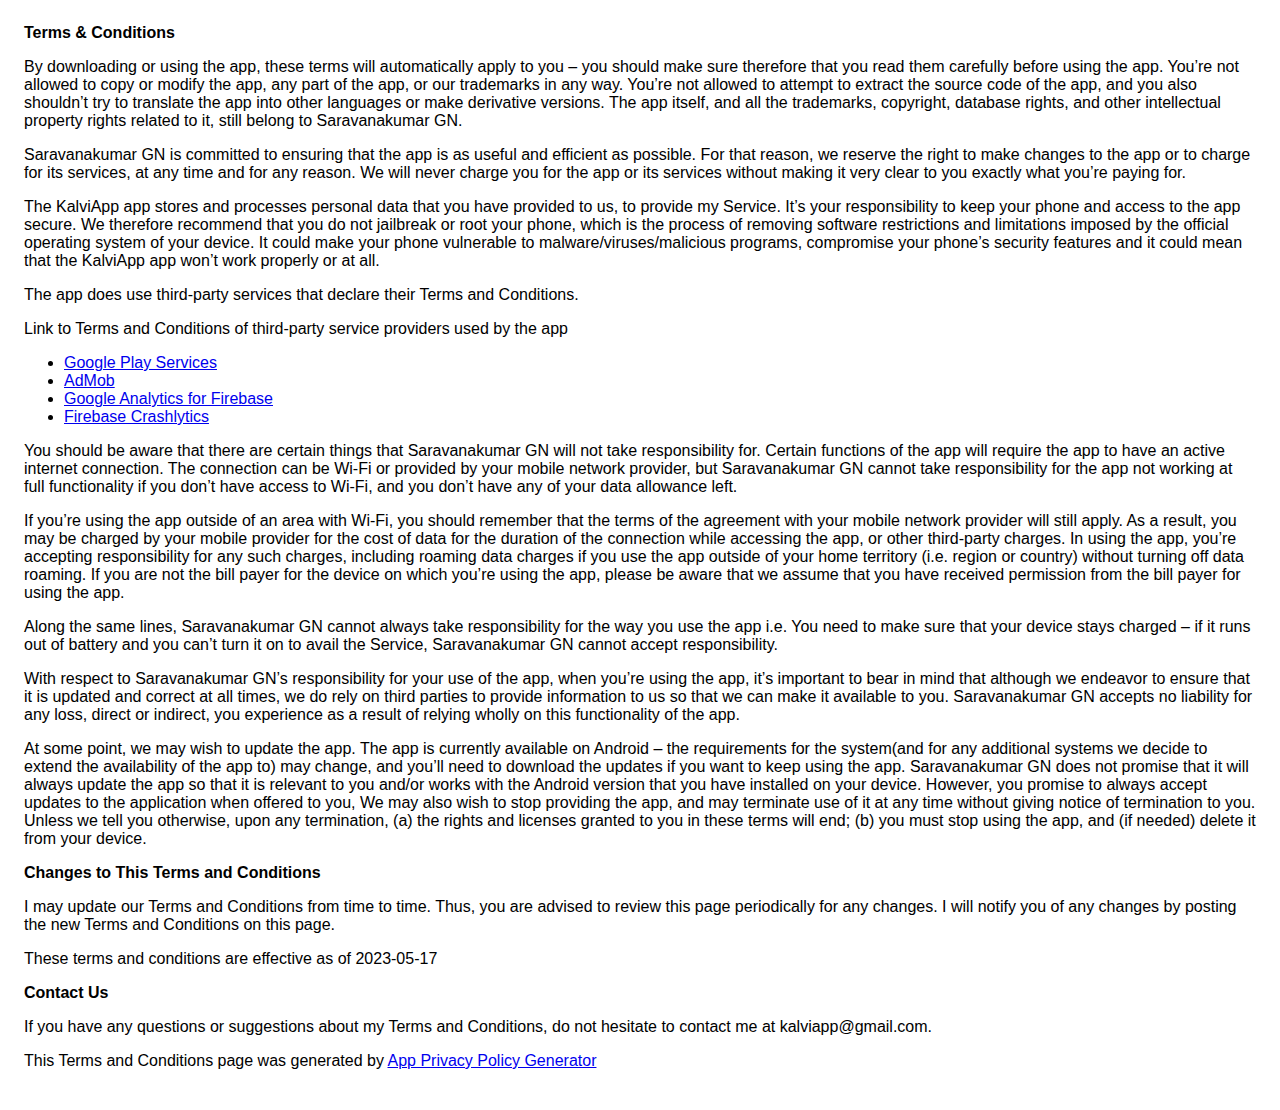
<file: TermsandConditions.html>
<!DOCTYPE html>
    <html>
    <head>
      <meta charset='utf-8'>
      <meta name='viewport' content='width=device-width'>
      <title>Terms &amp; Conditions</title>
      <style> body { font-family: 'Helvetica Neue', Helvetica, Arial, sans-serif; padding:1em; } </style>
    </head>
    <body>
    <strong>Terms &amp; Conditions</strong> <p>
                  By downloading or using the app, these terms will
                  automatically apply to you – you should make sure therefore
                  that you read them carefully before using the app. You’re not
                  allowed to copy or modify the app, any part of the app, or
                  our trademarks in any way. You’re not allowed to attempt to
                  extract the source code of the app, and you also shouldn’t try
                  to translate the app into other languages or make derivative
                  versions. The app itself, and all the trademarks, copyright,
                  database rights, and other intellectual property rights related
                  to it, still belong to Saravanakumar GN.
                </p> <p>
                  Saravanakumar GN is committed to ensuring that the app is
                  as useful and efficient as possible. For that reason, we
                  reserve the right to make changes to the app or to charge for
                  its services, at any time and for any reason. We will never
                  charge you for the app or its services without making it very
                  clear to you exactly what you’re paying for.
                </p> <p>
                  The KalviApp app stores and processes personal data that
                  you have provided to us, to provide my
                  Service. It’s your responsibility to keep your phone and
                  access to the app secure. We therefore recommend that you do
                  not jailbreak or root your phone, which is the process of
                  removing software restrictions and limitations imposed by the
                  official operating system of your device. It could make your
                  phone vulnerable to malware/viruses/malicious programs,
                  compromise your phone’s security features and it could mean
                  that the KalviApp app won’t work properly or at all.
                </p> <div><p>
                    The app does use third-party services that declare their
                    Terms and Conditions.
                  </p> <p>
                    Link to Terms and Conditions of third-party service
                    providers used by the app
                  </p> <ul><li><a href="https://policies.google.com/terms" target="_blank" rel="noopener noreferrer">Google Play Services</a></li><li><a href="https://developers.google.com/admob/terms" target="_blank" rel="noopener noreferrer">AdMob</a></li><li><a href="https://firebase.google.com/terms/analytics" target="_blank" rel="noopener noreferrer">Google Analytics for Firebase</a></li><li><a href="https://firebase.google.com/terms/crashlytics" target="_blank" rel="noopener noreferrer">Firebase Crashlytics</a></li><!----><!----><!----><!----><!----><!----><!----><!----><!----><!----><!----><!----><!----><!----><!----><!----><!----><!----><!----><!----><!----><!----><!----><!----></ul></div> <p>
                  You should be aware that there are certain things that
                  Saravanakumar GN will not take responsibility for. Certain
                  functions of the app will require the app to have an active
                  internet connection. The connection can be Wi-Fi or provided
                  by your mobile network provider, but Saravanakumar GN
                  cannot take responsibility for the app not working at full
                  functionality if you don’t have access to Wi-Fi, and you don’t
                  have any of your data allowance left.
                </p> <p></p> <p>
                  If you’re using the app outside of an area with Wi-Fi, you
                  should remember that the terms of the agreement with your
                  mobile network provider will still apply. As a result, you may
                  be charged by your mobile provider for the cost of data for
                  the duration of the connection while accessing the app, or
                  other third-party charges. In using the app, you’re accepting
                  responsibility for any such charges, including roaming data
                  charges if you use the app outside of your home territory
                  (i.e. region or country) without turning off data roaming. If
                  you are not the bill payer for the device on which you’re
                  using the app, please be aware that we assume that you have
                  received permission from the bill payer for using the app.
                </p> <p>
                  Along the same lines, Saravanakumar GN cannot always take
                  responsibility for the way you use the app i.e. You need to
                  make sure that your device stays charged – if it runs out of
                  battery and you can’t turn it on to avail the Service,
                  Saravanakumar GN cannot accept responsibility.
                </p> <p>
                  With respect to Saravanakumar GN’s responsibility for your
                  use of the app, when you’re using the app, it’s important to
                  bear in mind that although we endeavor to ensure that it is
                  updated and correct at all times, we do rely on third parties
                  to provide information to us so that we can make it available
                  to you. Saravanakumar GN accepts no liability for any
                  loss, direct or indirect, you experience as a result of
                  relying wholly on this functionality of the app.
                </p> <p>
                  At some point, we may wish to update the app. The app is
                  currently available on Android – the requirements for the 
                  system(and for any additional systems we
                  decide to extend the availability of the app to) may change,
                  and you’ll need to download the updates if you want to keep
                  using the app. Saravanakumar GN does not promise that it
                  will always update the app so that it is relevant to you
                  and/or works with the Android version that you have
                  installed on your device. However, you promise to always
                  accept updates to the application when offered to you, We may
                  also wish to stop providing the app, and may terminate use of
                  it at any time without giving notice of termination to you.
                  Unless we tell you otherwise, upon any termination, (a) the
                  rights and licenses granted to you in these terms will end;
                  (b) you must stop using the app, and (if needed) delete it
                  from your device.
                </p> <p><strong>Changes to This Terms and Conditions</strong></p> <p>
                  I may update our Terms and Conditions
                  from time to time. Thus, you are advised to review this page
                  periodically for any changes. I will
                  notify you of any changes by posting the new Terms and
                  Conditions on this page.
                </p> <p>
                  These terms and conditions are effective as of 2023-05-17
                </p> <p><strong>Contact Us</strong></p> <p>
                  If you have any questions or suggestions about my
                  Terms and Conditions, do not hesitate to contact me
                  at kalviapp@gmail.com.
                </p> <p>This Terms and Conditions page was generated by <a href="https://app-privacy-policy-generator.nisrulz.com/" target="_blank" rel="noopener noreferrer">App Privacy Policy Generator</a></p>
    </body>
    </html>
</file>
<file: assets/css/style.css>
/**
* Template Name: Appland - v4.6.0
* Template URL: https://bootstrapmade.com/free-bootstrap-app-landing-page-template/
* Author: BootstrapMade.com
* License: https://bootstrapmade.com/license/
*/

/*--------------------------------------------------------------
# General
--------------------------------------------------------------*/
body {
  font-family: "Open Sans", sans-serif;
  color: #585a61;
}

a {
  color: #007aff;
  text-decoration: none;
}

a:hover {
  color: #7b94c9;
  text-decoration: none;
}

h1, h2, h3, h4, h5, h6 {
  font-family: "Raleway", sans-serif;
}

/*--------------------------------------------------------------
# Back to top button
--------------------------------------------------------------*/
.back-to-top {
  position: fixed;
  visibility: hidden;
  opacity: 0;
  right: 15px;
  bottom: 15px;
  z-index: 996;
  background: #007aff;
  width: 40px;
  height: 40px;
  border-radius: 50px;
  transition: all 0.4s;
}
.back-to-top i {
  font-size: 24px;
  color: #fff;
  line-height: 0;
}
.back-to-top:hover {
  background: #748ec6;
  color: #fff;
}
.back-to-top.active {
  visibility: visible;
  opacity: 1;
}

/*--------------------------------------------------------------
# Disable aos animation delay on mobile devices
--------------------------------------------------------------*/
@media screen and (max-width: 768px) {
  [data-aos-delay] {
    transition-delay: 0 !important;
  }
}
/*--------------------------------------------------------------
# Header
--------------------------------------------------------------*/
#header {
  transition: all 0.5s;
  z-index: 997;
  transition: all 0.5s;
  padding: 15px 0;
  background: rgba(255, 255, 255, 0.95);
}
#header.header-transparent {
  background: transparent;
}
#header.header-scrolled {
  background: rgba(255, 255, 255, 0.95);
  box-shadow: 0px 2px 15px rgba(0, 0, 0, 0.1);
}
#header .logo h1 {
  font-size: 30px;
  margin: 0;
  line-height: 1;
  font-weight: 400;
  letter-spacing: 2px;
}
#header .logo h1 a, #header .logo h1 a:hover {
  color: #FF0266;
  text-decoration: none;
}
#header .logo img {
  margin: 0;
  max-height: 40px;
}

/*--------------------------------------------------------------
# Navigation Menu
--------------------------------------------------------------*/
/**
* Desktop Navigation 
*/
.navbar {
  padding: 0;
}
.navbar ul {
  margin: 0;
  padding: 0;
  display: flex;
  list-style: none;
  align-items: center;
}
.navbar li {
  position: relative;
}
.navbar a, .navbar a:focus {
  display: flex;
  align-items: center;
  justify-content: space-between;
  padding: 10px 0 10px 30px;
  font-family: "Raleway", sans-serif;
  font-size: 15px;
  color: #000000;
  white-space: nowrap;
  transition: 0.3s;
}
.navbar a i, .navbar a:focus i {
  font-size: 12px;
  line-height: 0;
  margin-left: 5px;
}
.navbar a:hover, .navbar .active, .navbar .active:focus, .navbar li:hover > a {
  color: #007aff;
}
.navbar .getstarted, .navbar .getstarted:focus {
  background: #007aff;
  color: #fff;
  padding: 12px 25px;
  margin-left: 30px;
  color: #fff;
  line-height: 1;
  border-radius: 50px;
}
.navbar .getstarted:hover, .navbar .getstarted:focus:hover {
  background: #748ec6;
  color: #fff;
}
.navbar .dropdown ul {
  display: block;
  position: absolute;
  left: 14px;
  top: calc(100% + 30px);
  margin: 0;
  padding: 10px 0;
  z-index: 99;
  opacity: 0;
  visibility: hidden;
  background: #fff;
  box-shadow: 0px 0px 30px rgba(127, 137, 161, 0.25);
  transition: 0.3s;
  border-radius: 4px;
}
.navbar .dropdown ul li {
  min-width: 200px;
}
.navbar .dropdown ul a {
  padding: 10px 20px;
  font-size: 15px;
  text-transform: none;
  font-weight: 600;
}
.navbar .dropdown ul a i {
  font-size: 12px;
}
.navbar .dropdown ul a:hover, .navbar .dropdown ul .active:hover, .navbar .dropdown ul li:hover > a {
  color: #007aff;
}
.navbar .dropdown:hover > ul {
  opacity: 1;
  top: 100%;
  visibility: visible;
}
.navbar .dropdown .dropdown ul {
  top: 0;
  left: calc(100% - 30px);
  visibility: hidden;
}
.navbar .dropdown .dropdown:hover > ul {
  opacity: 1;
  top: 0;
  left: 100%;
  visibility: visible;
}
@media (max-width: 1366px) {
  .navbar .dropdown .dropdown ul {
    left: -90%;
  }
  .navbar .dropdown .dropdown:hover > ul {
    left: -100%;
  }
}

/**
* Mobile Navigation 
*/
.mobile-nav-toggle {
  color: #000000;
  font-size: 28px;
  cursor: pointer;
  display: none;
  line-height: 0;
  transition: 0.5s;
}
.mobile-nav-toggle.bi-x {
  color: #fff;
}

@media (max-width: 991px) {
  .mobile-nav-toggle {
    display: block;
  }

  .navbar ul {
    display: none;
  }
}
.navbar-mobile {
  position: fixed;
  overflow: hidden;
  top: 0;
  right: 0;
  left: 0;
  bottom: 0;
  background: rgba(51, 60, 79, 0.9);
  transition: 0.3s;
  z-index: 999;
}
.navbar-mobile .mobile-nav-toggle {
  position: absolute;
  top: 15px;
  right: 15px;
}
.navbar-mobile ul {
  display: block;
  position: absolute;
  top: 55px;
  right: 15px;
  bottom: 15px;
  left: 15px;
  padding: 10px 0;
  border-radius: 6px;
  background-color: #fff;
  overflow-y: auto;
  transition: 0.3s;
}
.navbar-mobile a, .navbar-mobile a:focus {
  padding: 10px 20px;
  font-size: 15px;
  color: #000000;
}
.navbar-mobile a:hover, .navbar-mobile .active, .navbar-mobile li:hover > a {
  color: #007aff;
}
.navbar-mobile .getstarted, .navbar-mobile .getstarted:focus {
  margin: 15px;
}
.navbar-mobile .dropdown ul {
  position: static;
  display: none;
  margin: 10px 20px;
  padding: 10px 0;
  z-index: 99;
  opacity: 1;
  visibility: visible;
  background: #fff;
  box-shadow: 0px 0px 30px rgba(127, 137, 161, 0.25);
}
.navbar-mobile .dropdown ul li {
  min-width: 200px;
}
.navbar-mobile .dropdown ul a {
  padding: 10px 20px;
}
.navbar-mobile .dropdown ul a i {
  font-size: 12px;
}
.navbar-mobile .dropdown ul a:hover, .navbar-mobile .dropdown ul .active:hover, .navbar-mobile .dropdown ul li:hover > a {
  color: #007aff;
}
.navbar-mobile .dropdown > .dropdown-active {
  display: block;
}

/*--------------------------------------------------------------
# Hero Section
--------------------------------------------------------------*/
#hero {
  width: 100%;
  position: relative;
  overflow: hidden;
  padding: 140px 0 100px 0;
}
#hero::before {
  content: "";
  position: absolute;
  right: -100%;
  top: 20%;
  width: 250%;
  height: 200%;
  z-index: -1;
  background-color: #e8ecf5;
  transform: skewY(135deg);
}
#hero h1 {
  margin: 0 0 10px 0;
  font-size: 48px;
  font-weight: 500;
  line-height: 56px;
  color: #007aff;
  font-family: "Poppins", sans-serif;
}
#hero h2 {
  color: #515f7d;
  margin-bottom: 50px;
  font-size: 20px;
}
#hero .download-btn {
  font-family: "Raleway", sans-serif;
  font-weight: 500;
  font-size: 15px;
  display: inline-block;
  padding: 8px 24px 10px 46px;
  border-radius: 3px;
  transition: 0.5s;
  color: #fff;
  background: #000000;
  position: relative;
}
#hero .download-btn:hover {
  background: #007aff;
}
#hero .download-btn i {
  font-size: 20px;
  position: absolute;
  left: 18px;
  top: 8.5px;
}
#hero .download-btn + .download-btn {
  margin-left: 20px;
}

#hero .hero-img {
  text-align: center;
}
#hero .hero-img img {
  width: 70%;
}

@media (max-width: 991px) {
  #hero {
    text-align: center;
  }
  #hero .download-btn + .download-btn {
    margin: 0 10px;
  }
  #hero .hero-img {
    text-align: center;
  }
  #hero .hero-img img {
    width: 60%;
  }
}
@media (max-width: 768px) {
  #hero h1 {
    font-size: 28px;
    line-height: 36px;
  }
  #hero h2 {
    font-size: 18px;
    line-height: 24px;
    margin-bottom: 30px;
  }
  #hero .hero-img img {
    width: 70%;
  }
}
@media (max-width: 575px) {
  #hero .hero-img img {
    width: 80%;
  }
}

/*--------------------------------------------------------------
# Sections General
--------------------------------------------------------------*/
section {
  padding: 60px 0;
  overflow: hidden;
}

.section-bg {
  background-color: #f2f5fa;
}

.section-title {
  text-align: center;
  padding-bottom: 30px;
}
.section-title h2 {
  font-size: 32px;
  font-weight: 400;
  margin-bottom: 20px;
  padding-bottom: 0;
  color: #007aff;
  font-family: "Poppins", sans-serif;
}
.section-title p {
  margin-bottom: 0;
}

/*--------------------------------------------------------------
# Breadcrumbs
--------------------------------------------------------------*/
.breadcrumbs {
  padding: 15px 0;
  background-color: #f6f8fb;
  min-height: 40px;
}
.breadcrumbs h2 {
  font-size: 24px;
  font-weight: 300;
}
.breadcrumbs ol {
  display: flex;
  flex-wrap: wrap;
  list-style: none;
  padding: 0;
  margin: 0;
  font-size: 14px;
}
.breadcrumbs ol li + li {
  padding-left: 10px;
}
.breadcrumbs ol li + li::before {
  display: inline-block;
  padding-right: 10px;
  color: #6c757d;
  content: "/";
}
@media (max-width: 768px) {
  .breadcrumbs .d-flex {
    display: block !important;
  }
  .breadcrumbs ol {
    display: block;
  }
  .breadcrumbs ol li {
    display: inline-block;
  }
}

/*--------------------------------------------------------------
# App Features
--------------------------------------------------------------*/
.features .content {
  padding: 30px 0;
}
.features .content .icon-box {
  margin-top: 25px;
}
.features .content .icon-box h4 {
  font-size: 20px;
  font-weight: 700;
  margin: 5px 0 10px 60px;
}
.features .content .icon-box i {
  font-size: 48px;
  float: left;
  color: #007aff;
}
.features .content .icon-box p {
  font-size: 15px;
  color: #979aa1;
  margin-left: 60px;
}
@media (max-width: 991px) {
  .features .image {
    text-align: center;
  }
  .features .image img {
    max-width: 80%;
  }
}
@media (max-width: 667px) {
  .features .image img {
    max-width: 100%;
  }
}

/*--------------------------------------------------------------
# Details
--------------------------------------------------------------*/
.details .content + .content {
  margin-top: 100px;
}
.details .content h3 {
  font-weight: 700;
  font-size: 32px;
  color: #000000;
}
.details .content ul {
  list-style: none;
  padding: 0;
}
.details .content ul li {
  padding-bottom: 10px;
}
.details .content ul i {
  font-size: 24px;
  padding-right: 2px;
  color: #007aff;
  line-height: 0;
}
.details .content p:last-child {
  margin-bottom: 0;
}

/*--------------------------------------------------------------
# Gallery
--------------------------------------------------------------*/
.gallery {
  overflow: hidden;
}
.gallery .swiper-slide {
  transition: 0.3s;
}
.gallery .swiper-pagination {
  margin-top: 20px;
  position: relative;
}
.gallery .swiper-pagination .swiper-pagination-bullet {
  width: 12px;
  height: 12px;
  background-color: #fff;
  opacity: 1;
  border: 1px solid #007aff;
}
.gallery .swiper-pagination .swiper-pagination-bullet-active {
  background-color: #007aff;
}
.gallery .swiper-slide-active {
  text-align: center;
}
@media (min-width: 992px) {
  .gallery .swiper-wrapper {
    padding: 40px 0;
  }
  .gallery .swiper-slide-active {
    /* border: 6px solid #007aff; */
    padding: 4px;
    background: #fff;
    z-index: 1;
    transform: scale(1.2);
    margin-top: 10px;
    border-radius: 25px;
  }
}

/*--------------------------------------------------------------
# Testimonials
--------------------------------------------------------------*/
.testimonials .testimonials-carousel, .testimonials .testimonials-slider {
  overflow: hidden;
}
.testimonials .testimonial-item {
  box-sizing: content-box;
  padding: 30px 30px 30px 60px;
  margin: 30px 10px 30px 50px;
  min-height: 200px;
  box-shadow: 0px 2px 15px rgba(0, 0, 0, 0.08);
  position: relative;
  background: #fff;
}
.testimonials .testimonial-item .testimonial-img {
  width: 90px;
  border-radius: 10px;
  border: 6px solid #fff;
  position: absolute;
  left: -45px;
}
.testimonials .testimonial-item h3 {
  font-size: 18px;
  font-weight: bold;
  margin: 10px 0 5px 0;
  color: #111;
}
.testimonials .testimonial-item h4 {
  font-size: 14px;
  color: #999;
  margin: 0;
}
.testimonials .testimonial-item .quote-icon-left, .testimonials .testimonial-item .quote-icon-right {
  color: #e8ecf5;
  font-size: 26px;
}
.testimonials .testimonial-item .quote-icon-left {
  display: inline-block;
  left: -5px;
  position: relative;
}
.testimonials .testimonial-item .quote-icon-right {
  display: inline-block;
  right: -5px;
  position: relative;
  top: 10px;
}
.testimonials .testimonial-item p {
  font-style: italic;
  margin: 15px auto 15px auto;
}
.testimonials .swiper-pagination {
  margin-top: 20px;
  position: relative;
}
.testimonials .swiper-pagination .swiper-pagination-bullet {
  width: 12px;
  height: 12px;
  background-color: #fff;
  opacity: 1;
  border: 1px solid #007aff;
}
.testimonials .swiper-pagination .swiper-pagination-bullet-active {
  background-color: #007aff;
}

/*--------------------------------------------------------------
# Pricing
--------------------------------------------------------------*/
.pricing .row {
  padding-top: 40px;
}
.pricing .box {
  padding: 40px;
  margin-bottom: 30px;
  box-shadow: 0px 0px 30px rgba(73, 78, 92, 0.15);
  background: #fff;
  text-align: center;
}
.pricing h3 {
  font-weight: 300;
  margin-bottom: 15px;
  font-size: 28px;
}
.pricing h4 {
  font-size: 46px;
  color: #007aff;
  font-weight: 400;
  font-family: "Open Sans", sans-serif;
  margin-bottom: 25px;
}
.pricing h4 span {
  color: #bababa;
  font-size: 18px;
  display: block;
}
.pricing ul {
  padding: 0;
  list-style: none;
  color: #999;
  text-align: left;
  line-height: 20px;
}
.pricing ul li {
  padding-bottom: 12px;
}
.pricing ul i {
  color: #007aff;
  font-size: 18px;
  padding-right: 4px;
}
.pricing ul .na {
  color: #ccc;
}
.pricing ul .na i {
  color: #ccc;
}
.pricing ul .na span {
  text-decoration: line-through;
}
.pricing .get-started-btn {
  background: #000000;
  display: inline-block;
  padding: 8px 30px;
  border-radius: 20px;
  color: #fff;
  transition: none;
  font-size: 14px;
  font-weight: 400;
  font-family: "Raleway", sans-serif;
  transition: 0.3s;
}
.pricing .get-started-btn:hover {
  background: #007aff;
}
.pricing .featured {
  z-index: 10;
  margin: -30px -5px 0 -5px;
}
.pricing .featured .get-started-btn {
  background: #007aff;
}
.pricing .featured .get-started-btn:hover {
  background: #748ec6;
}
@media (max-width: 992px) {
  .pricing .box {
    max-width: 60%;
    margin: 0 auto 30px auto;
  }
}
@media (max-width: 767px) {
  .pricing .box {
    max-width: 80%;
    margin: 0 auto 30px auto;
  }
}
@media (max-width: 420px) {
  .pricing .box {
    max-width: 100%;
    margin: 0 auto 30px auto;
  }
}

/*--------------------------------------------------------------
# Frequently Asked Questions
--------------------------------------------------------------*/
.faq .accordion-list {
  padding: 0 100px;
}
.faq .accordion-list ul {
  padding: 0;
  list-style: none;
}
.faq .accordion-list li + li {
  margin-top: 15px;
}
.faq .accordion-list li {
  padding: 20px;
  background: #fff;
  border-radius: 4px;
  position: relative;
}
.faq .accordion-list a {
  display: block;
  position: relative;
  font-family: "Poppins", sans-serif;
  font-size: 16px;
  line-height: 24px;
  font-weight: 500;
  padding: 0 30px;
  outline: none;
  cursor: pointer;
}
.faq .accordion-list .icon-help {
  font-size: 24px;
  position: absolute;
  right: 0;
  left: 20px;
  color: #b1c0df;
}
.faq .accordion-list .icon-show, .faq .accordion-list .icon-close {
  font-size: 24px;
  position: absolute;
  right: 0;
  top: 0;
}
.faq .accordion-list p {
  margin-bottom: 0;
  padding: 10px 0 0 0;
}
.faq .accordion-list .icon-show {
  display: none;
}
.faq .accordion-list a.collapsed {
  color: #343a40;
}
.faq .accordion-list a.collapsed:hover {
  color: #007aff;
}
.faq .accordion-list a.collapsed .icon-show {
  display: inline-block;
}
.faq .accordion-list a.collapsed .icon-close {
  display: none;
}
@media (max-width: 1200px) {
  .faq .accordion-list {
    padding: 0;
  }
}

/*--------------------------------------------------------------
# Contact
--------------------------------------------------------------*/
.contact .info {
  padding: 20px 40px;
  background: #f1f3f6;
  color: #000000;
  text-align: center;
  border: 1px solid #fff;
}
.contact .info i {
  font-size: 48px;
  color: #9fb2d8;
  margin-bottom: 15px;
}
.contact .info h4 {
  padding: 0;
  margin: 0 0 10px 0;
  font-size: 16px;
  font-weight: 600;
  text-transform: uppercase;
  font-family: "Poppins", sans-serif;
}
.contact .info p {
  font-size: 15px;
}
.contact .php-email-form {
  width: 100%;
}
.contact .php-email-form .error-message {
  display: none;
  color: #fff;
  background: #ed3c0d;
  text-align: left;
  padding: 15px;
  font-weight: 600;
}
.contact .php-email-form .error-message br + br {
  margin-top: 25px;
}
.contact .php-email-form .sent-message {
  display: none;
  color: #fff;
  background: #18d26e;
  text-align: center;
  padding: 15px;
  font-weight: 600;
}
.contact .php-email-form .loading {
  display: none;
  background: #fff;
  text-align: center;
  padding: 15px;
}
.contact .php-email-form .loading:before {
  content: "";
  display: inline-block;
  border-radius: 50%;
  width: 24px;
  height: 24px;
  margin: 0 10px -6px 0;
  border: 3px solid #18d26e;
  border-top-color: #eee;
  -webkit-animation: animate-loading 1s linear infinite;
  animation: animate-loading 1s linear infinite;
}
.contact .php-email-form label {
  font-family: "Poppins", sans-serif;
  margin-bottom: 5px;
  color: #8a8c95;
}
.contact .php-email-form input, .contact .php-email-form textarea {
  border-radius: 0;
  box-shadow: none;
  font-size: 14px;
}
.contact .php-email-form input:focus, .contact .php-email-form textarea:focus {
  border-color: #007aff;
}
.contact .php-email-form input {
  padding: 10px 15px;
}
.contact .php-email-form textarea {
  padding: 12px 15px;
}
.contact .php-email-form button[type=submit] {
  background: #fff;
  border: 2px solid #007aff;
  padding: 10px 24px;
  color: #007aff;
  transition: 0.4s;
  border-radius: 50px;
  margin-top: 5px;
}
.contact .php-email-form button[type=submit]:hover {
  background: #007aff;
  color: #fff;
}
@media (max-width: 1024px) {
  .contact .php-email-form {
    padding: 30px 15px 15px 15px;
  }
}
@media (max-width: 768px) {
  .contact .php-email-form {
    padding: 15px 0 0 0;
  }
}
@-webkit-keyframes animate-loading {
  0% {
    transform: rotate(0deg);
  }
  100% {
    transform: rotate(360deg);
  }
}
@keyframes animate-loading {
  0% {
    transform: rotate(0deg);
  }
  100% {
    transform: rotate(360deg);
  }
}

/*--------------------------------------------------------------
# Footer
--------------------------------------------------------------*/
#footer {
  background: #fff;
  padding: 0 0 30px 0;
  color: #000000;
  font-size: 14px;
  background: #eff2f8;
}
#footer .footer-newsletter {
  padding: 50px 0;
  background: #eff2f8;
  text-align: center;
  font-size: 15px;
}
#footer .footer-newsletter h4 {
  font-size: 24px;
  margin: 0 0 20px 0;
  padding: 0;
  line-height: 1;
  font-weight: 600;
  color: #000000;
}
#footer .footer-newsletter form {
  margin-top: 30px;
  background: #fff;
  padding: 6px 10px;
  position: relative;
  border-radius: 50px;
  box-shadow: 0px 2px 15px rgba(0, 0, 0, 0.1);
  text-align: left;
}
#footer .footer-newsletter form input[type=email] {
  border: 0;
  padding: 4px 8px;
  width: calc(100% - 100px);
}
#footer .footer-newsletter form input[type=submit] {
  position: absolute;
  top: 0;
  right: 0;
  bottom: 0;
  border: 0;
  background: none;
  font-size: 16px;
  padding: 0 20px;
  background: #007aff;
  color: #fff;
  transition: 0.3s;
  border-radius: 50px;
  box-shadow: 0px 2px 15px rgba(0, 0, 0, 0.1);
}
#footer .footer-newsletter form input[type=submit]:hover {
  background: #415f9d;
}
#footer .footer-top {
  padding: 60px 0 30px 0;
  background: #fff;
}
#footer .footer-top .footer-contact {
  margin-bottom: 30px;
}
#footer .footer-top .footer-contact h4 {
  font-size: 22px;
  margin: 0 0 30px 0;
  padding: 2px 0 2px 0;
  line-height: 1;
  font-weight: 700;
  color: #000000;
}
#footer .footer-top .footer-contact p {
  font-size: 14px;
  line-height: 24px;
  margin-bottom: 0;
  font-family: "Raleway", sans-serif;
  color: #8a8c95;
}
#footer .footer-top h4 {
  font-size: 16px;
  font-weight: bold;
  color: #000000;
  position: relative;
  padding-bottom: 12px;
}
#footer .footer-top .footer-links {
  margin-bottom: 30px;
}
#footer .footer-top .footer-links ul {
  list-style: none;
  padding: 0;
  margin: 0;
}
#footer .footer-top .footer-links ul i {
  padding-right: 2px;
  color: #9fb2d8;
  font-size: 18px;
  line-height: 1;
}
#footer .footer-top .footer-links ul li {
  padding: 10px 0;
  display: flex;
  align-items: center;
}
#footer .footer-top .footer-links ul li:first-child {
  padding-top: 0;
}
#footer .footer-top .footer-links ul a {
  color: #8a8c95;
  transition: 0.3s;
  display: inline-block;
  line-height: 1;
}
#footer .footer-top .footer-links ul a:hover {
  text-decoration: none;
  color: #007aff;
}
#footer .footer-top .social-links a {
  font-size: 18px;
  display: inline-block;
  background: #007aff;
  color: #fff;
  line-height: 1;
  padding: 8px 0;
  margin-right: 4px;
  border-radius: 50%;
  text-align: center;
  width: 36px;
  height: 36px;
  transition: 0.3s;
}
#footer .footer-top .social-links a:hover {
  background: #27282c;
  color: #fff;
  text-decoration: none;
}
#footer .copyright {
  text-align: center;
  float: left;
  color: #000000;
}
#footer .credits {
  float: right;
  text-align: center;
  font-size: 13px;
  color: #000000;
}
@media (max-width: 768px) {
  #footer .copyright, #footer .credits {
    float: none;
    text-align: center;
    padding: 5px 0;
  }
}
</file>
